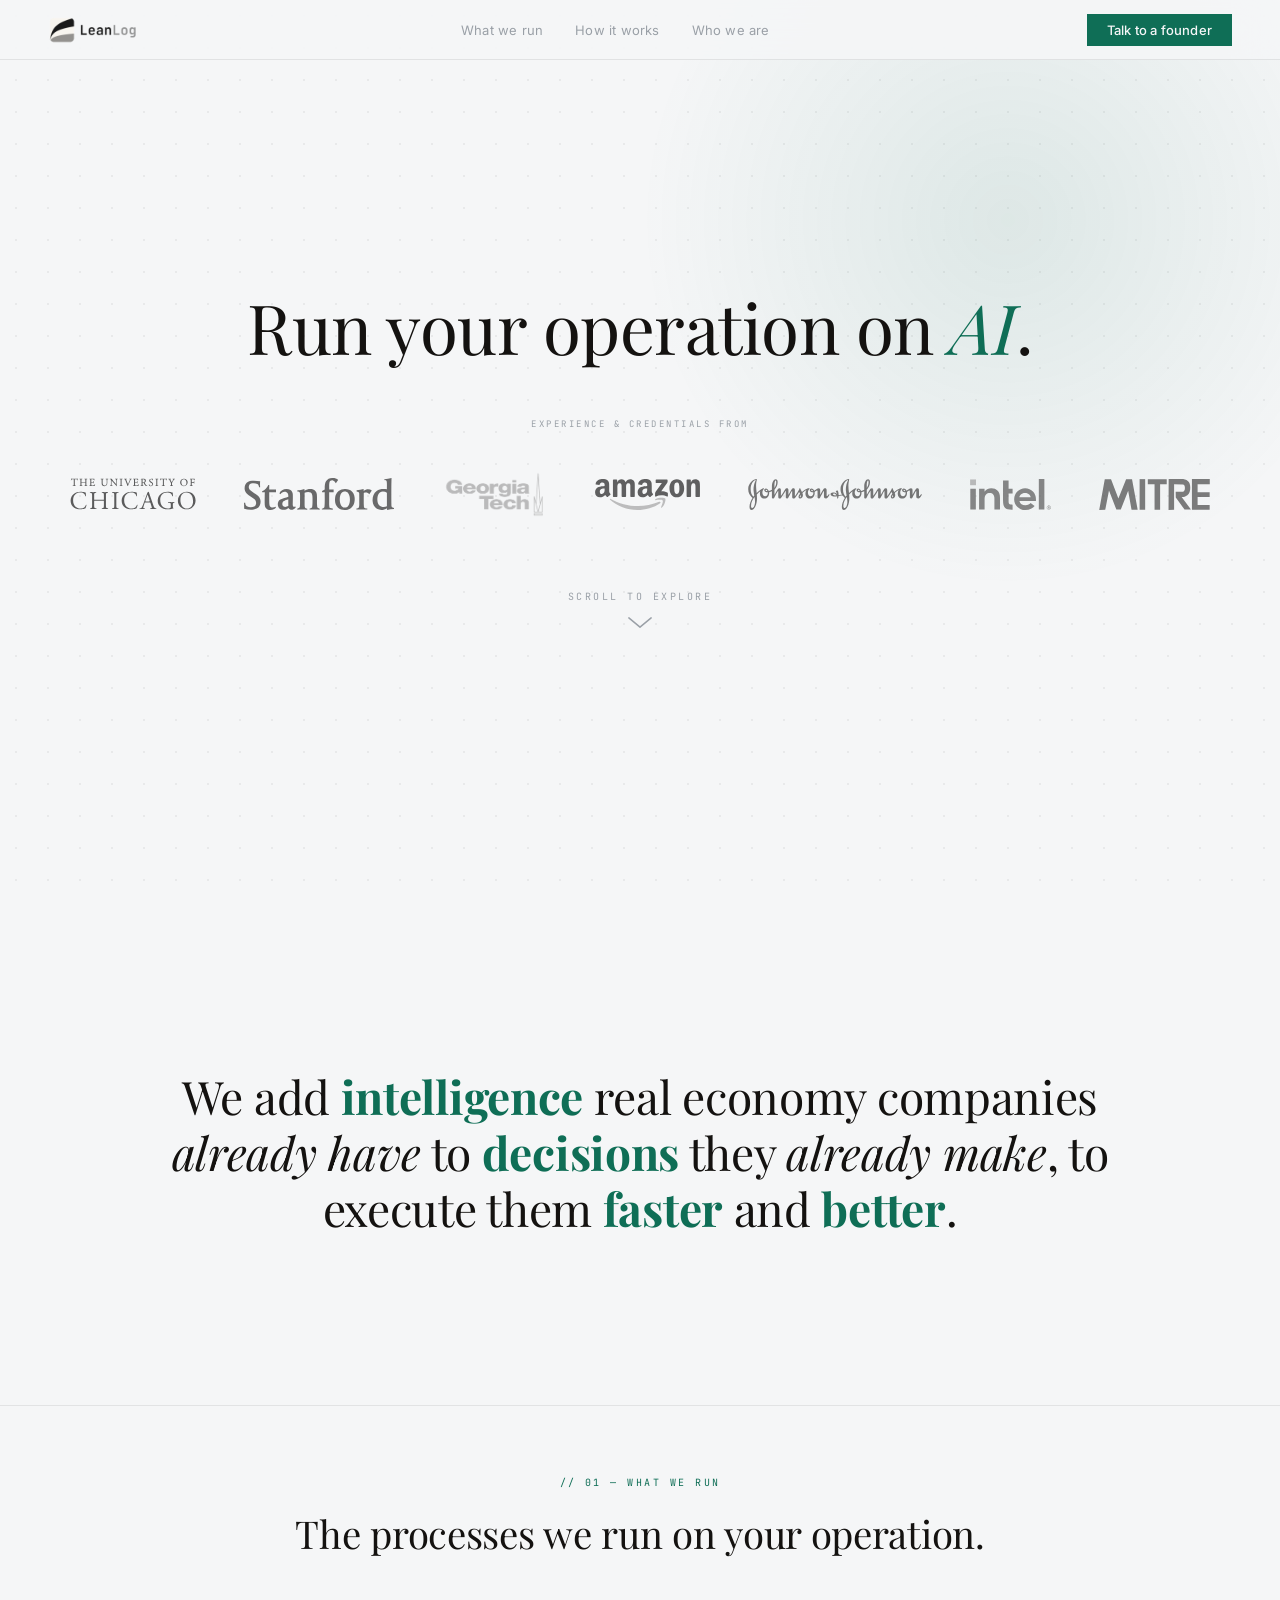
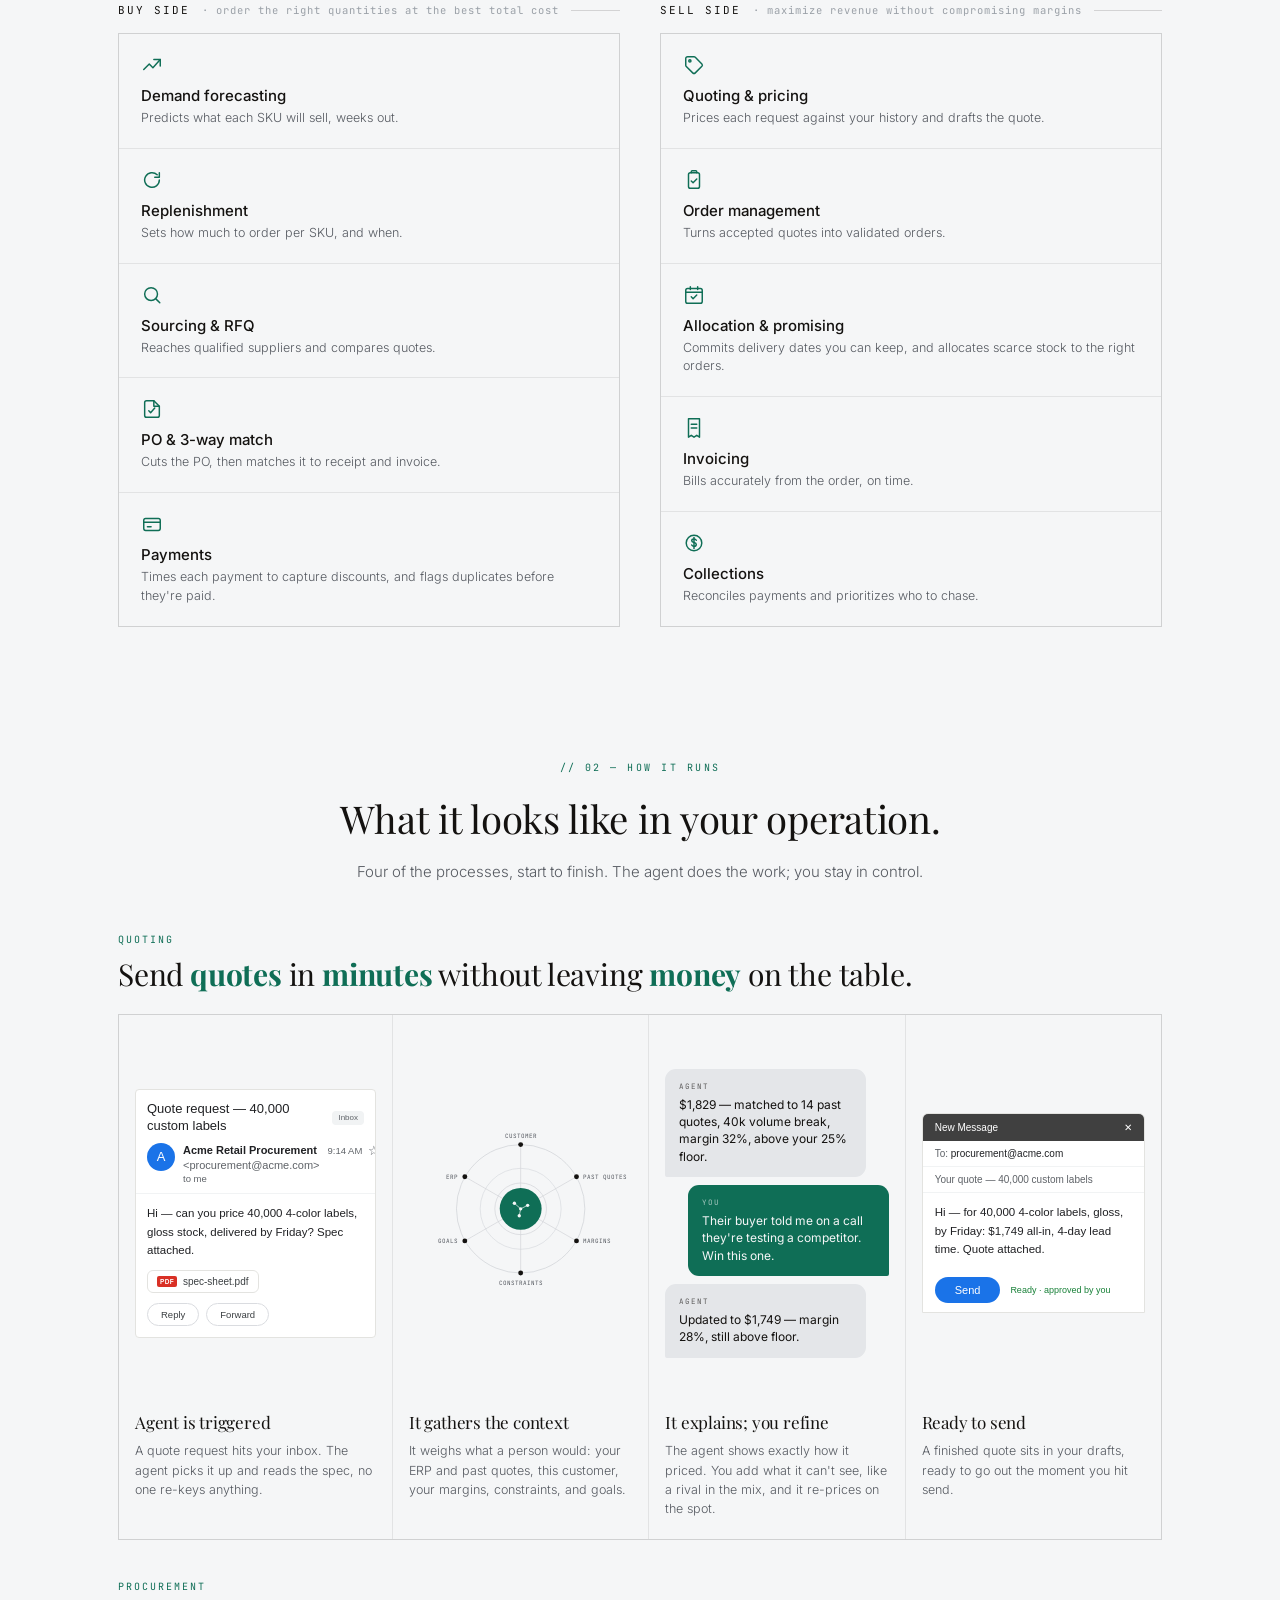
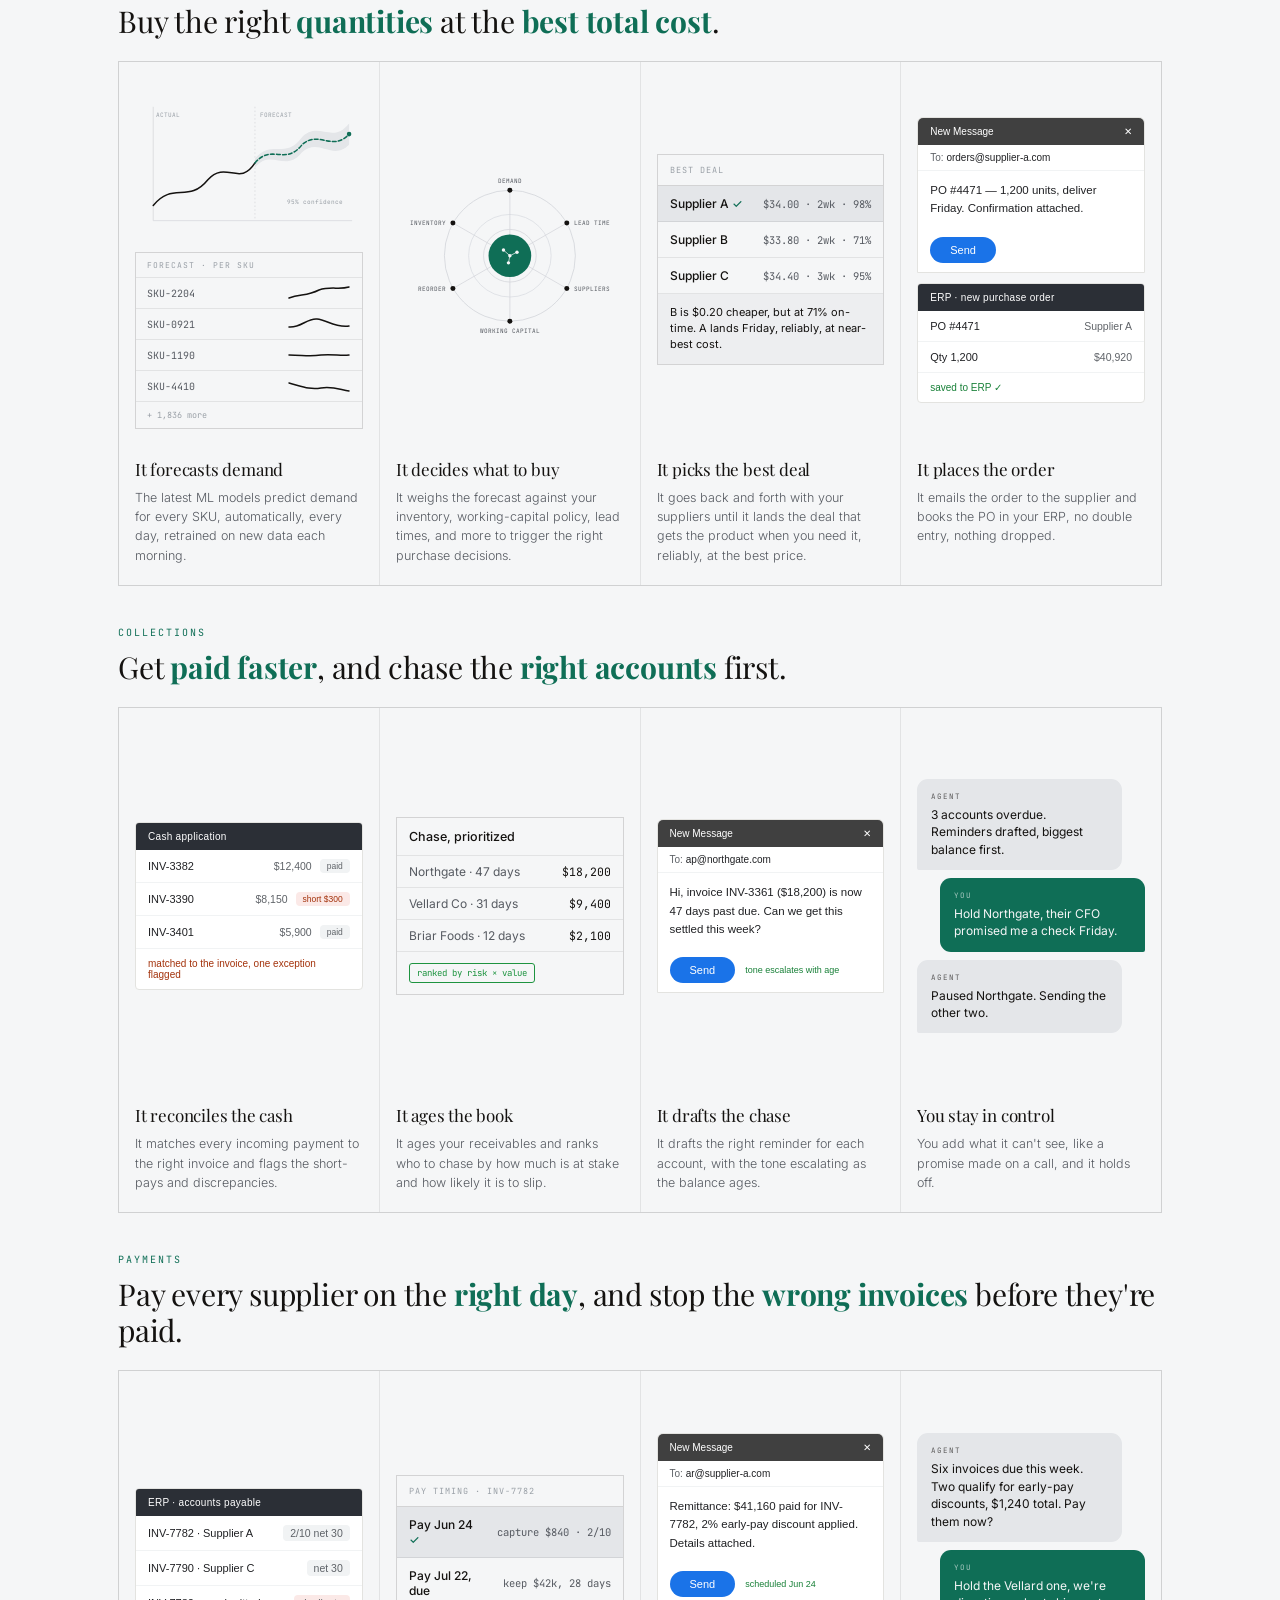
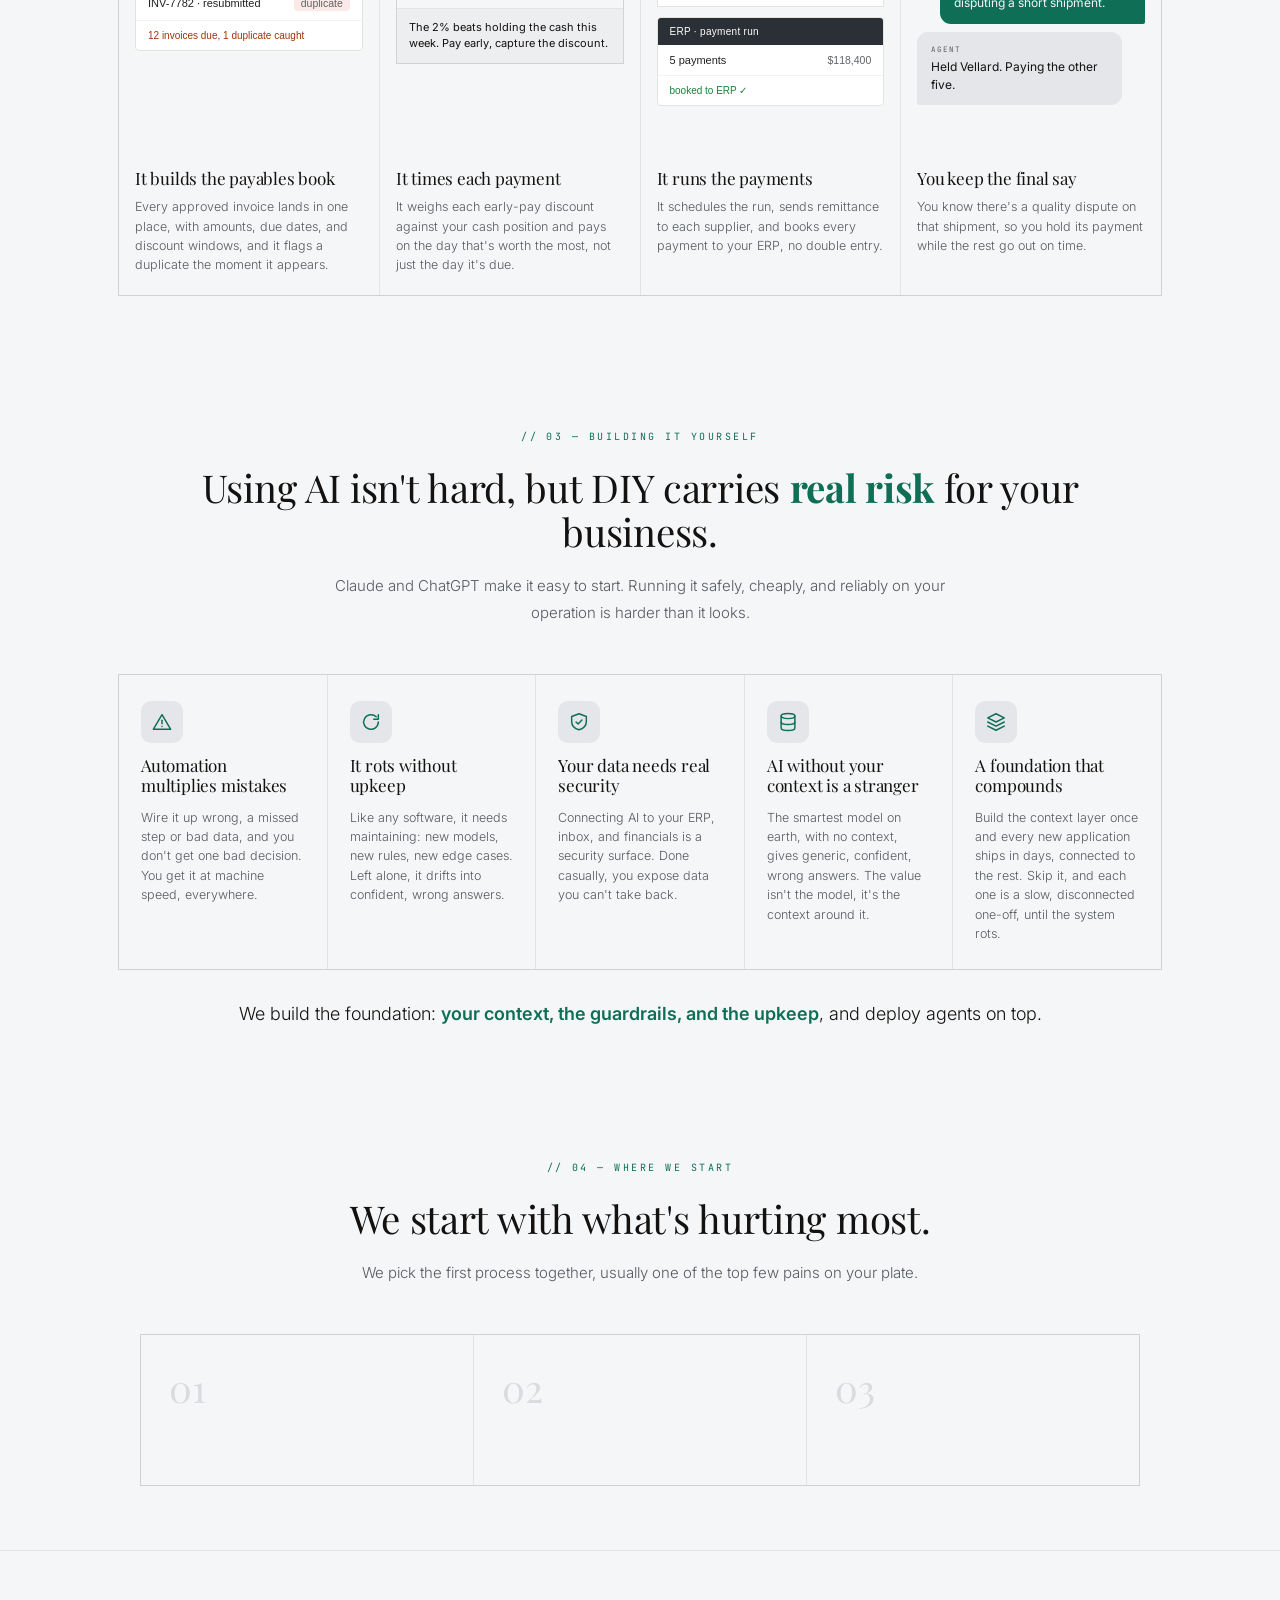
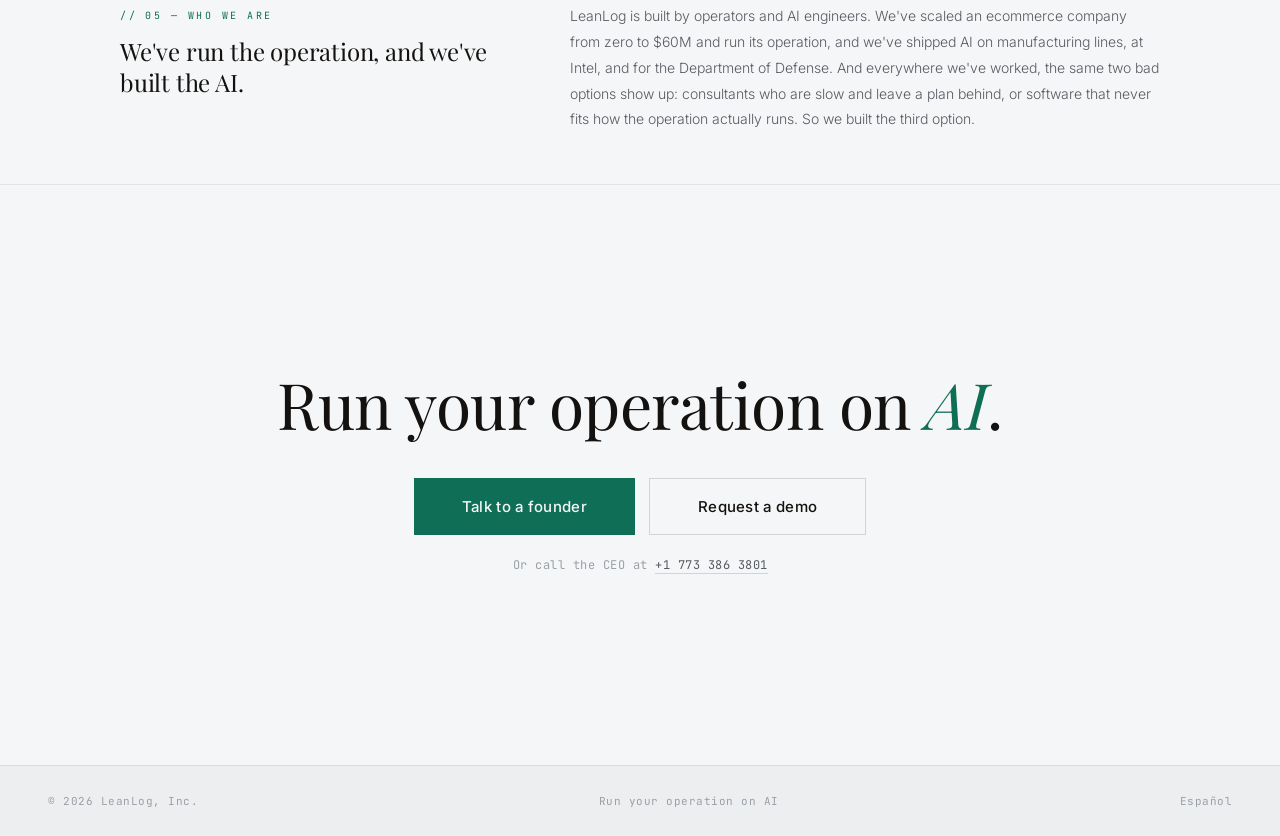
<file: index.html>
<!DOCTYPE html>
<html lang="en">
<head>
<meta charset="UTF-8">
<meta name="viewport" content="width=device-width, initial-scale=1.0">
<link rel="icon" type="image/x-icon" href="/favicon.ico">
<link rel="shortcut icon" href="/favicon.ico">
<link rel="apple-touch-icon" href="/favicon.ico">
<title>LeanLog — Run your operation on AI</title>
<meta name="description" content="Consultants are slow and the software you buy never fits. LeanLog is the third option: a dedicated team that learns your operation and builds a working system around how you actually run, proven on your data before you commit.">
<link rel="alternate" hreflang="en" href="https://leanlog.ai/">
<link rel="alternate" hreflang="es" href="https://leanlog.ai/es/">
<link rel="alternate" hreflang="x-default" href="https://leanlog.ai/">
<link href="https://fonts.googleapis.com/css2?family=Inter:wght@300;400;500;600&family=Playfair+Display:ital,wght@0,400;0,700;1,400;1,700&family=JetBrains+Mono:wght@400;500&display=swap" rel="stylesheet">
<link rel="stylesheet" href="/styles.css">
</head>
<body>

<!-- ── Navigation ── -->
<nav class="nav">
  <a href="/" class="nav-logo"><img src="leanlog-final-light 2.png" alt="LeanLog"></a>
  <div class="nav-center">
    <a href="/#processes">What we run</a>
    <a href="/#cases">How it works</a>
    <a href="/#who">Who we are</a>
  </div>
  <div class="nav-right">
    <a class="btn-primary" href="mailto:rodrigo@leanlog.ai">Talk to a founder</a>
  </div>
</nav>

<!-- ── Hero ── -->
<section class="hero">
  <div class="hero-glow"></div>
  <div class="hero-inner">
    <h1>Run your operation on <em>AI</em>.</h1>

    <!-- Credentials -->
    <div class="hero-creds">
      <div class="cred-label">Experience &amp; credentials from</div>
      <div class="org-logos">
        <div class="org-logo"><img src="assets/logos/uchicago.svg" alt="The University of Chicago"></div>
        <div class="org-logo"><img src="assets/logos/stanford.svg" alt="Stanford University"></div>
        <div class="org-logo"><img src="assets/logos/gatech.png" alt="Georgia Tech"></div>
        <div class="org-logo"><img src="assets/logos/amazon.svg" alt="Amazon"></div>
        <div class="org-logo"><img src="assets/logos/jnj.svg" alt="Johnson &amp; Johnson"></div>
        <div class="org-logo"><img src="assets/logos/intel.svg" alt="Intel"></div>
        <div class="org-logo"><img src="assets/logos/mitre.svg" alt="MITRE Corporation"></div>
      </div>
    </div>
    <button class="hero-scroll" onclick="document.getElementById('thesis').scrollIntoView({behavior:'smooth'})">
      <span>Scroll to explore</span>
      <svg class="hero-scroll-arrow" viewBox="0 0 28 16" width="26" height="15" aria-hidden="true"><path d="M2 3 L14 13 L26 3" fill="none" stroke="currentColor" stroke-width="1.6" stroke-linecap="round" stroke-linejoin="round"/></svg>
    </button>
  </div>
</section>

<!-- ── Thesis ── -->
<section id="thesis">
  <div class="container">
    <p class="thesis-line">We add <strong>intelligence</strong> real economy companies <em>already have</em> to <strong>decisions</strong> they <em>already make</em>, to execute them <strong>faster</strong> and <strong>better</strong>.</p>
  </div>
</section>

<!-- ── Processes we run ── -->
<section id="processes">
  <div class="container">
    <div class="section-header center">
      <div class="tag reveal">01 — What we run</div>
      <h2 class="section-title reveal reveal-d1">The processes we run on your operation.</h2>
    </div>
    <div class="proc-cols">
      <div>
        <div class="col-head">Buy side <span>· order the right quantities at the best total cost</span></div>
        <div class="mods stagger">
          <div class="mod"><span class="mod-ico"><svg viewBox="0 0 24 24"><polyline points="3 17 9 11 13 15 21 6"/><polyline points="14 6 21 6 21 13"/></svg></span><div class="mod-name">Demand forecasting</div><div class="mod-desc">Predicts what each SKU will sell, weeks out.</div></div>
          <div class="mod"><span class="mod-ico"><svg viewBox="0 0 24 24"><path d="M20 12a8 8 0 1 1-2.34-5.66"/><polyline points="20 4 20 9 15 9"/></svg></span><div class="mod-name">Replenishment</div><div class="mod-desc">Sets how much to order per SKU, and when.</div></div>
          <div class="mod"><span class="mod-ico"><svg viewBox="0 0 24 24"><circle cx="11" cy="11" r="7"/><line x1="20.5" y1="20.5" x2="16.5" y2="16.5"/></svg></span><div class="mod-name">Sourcing &amp; RFQ</div><div class="mod-desc">Reaches qualified suppliers and compares quotes.</div></div>
          <div class="mod"><span class="mod-ico"><svg viewBox="0 0 24 24"><path d="M14 3H6a2 2 0 0 0-2 2v14a2 2 0 0 0 2 2h12a2 2 0 0 0 2-2V9z"/><polyline points="14 3 14 9 20 9"/><polyline points="8.5 14 10.5 16 15 11"/></svg></span><div class="mod-name">PO &amp; 3-way match</div><div class="mod-desc">Cuts the PO, then matches it to receipt and invoice.</div></div>
          <div class="mod"><span class="mod-ico"><svg viewBox="0 0 24 24"><rect x="3" y="6" width="18" height="13" rx="2"/><line x1="3" y1="10" x2="21" y2="10"/><line x1="7" y1="15" x2="11" y2="15"/></svg></span><div class="mod-name">Payments</div><div class="mod-desc">Times each payment to capture discounts, and flags duplicates before they're paid.</div></div>
        </div>
      </div>
      <div>
        <div class="col-head">Sell side <span>· maximize revenue without compromising margins</span></div>
        <div class="mods stagger">
          <div class="mod"><span class="mod-ico"><svg viewBox="0 0 24 24"><path d="M20.6 13.4l-7.2 7.2a2 2 0 0 1-2.8 0l-7-7a2 2 0 0 1-.6-1.4V5a2 2 0 0 1 2-2h7a2 2 0 0 1 1.4.6l7.2 7.2a2 2 0 0 1 0 2.6z"/><circle cx="7.5" cy="7.5" r="1.2"/></svg></span><div class="mod-name">Quoting &amp; pricing</div><div class="mod-desc">Prices each request against your history and drafts the quote.</div></div>
          <div class="mod"><span class="mod-ico"><svg viewBox="0 0 24 24"><rect x="6" y="4" width="12" height="17" rx="2"/><path d="M9 4V3a1 1 0 0 1 1-1h4a1 1 0 0 1 1 1v1"/><polyline points="9 13 11 15 15 11"/></svg></span><div class="mod-name">Order management</div><div class="mod-desc">Turns accepted quotes into validated orders.</div></div>
          <div class="mod"><span class="mod-ico"><svg viewBox="0 0 24 24"><rect x="3" y="5" width="18" height="16" rx="2"/><line x1="3" y1="9" x2="21" y2="9"/><line x1="8" y1="3" x2="8" y2="6"/><line x1="16" y1="3" x2="16" y2="6"/><polyline points="9 14 11 16 15 12"/></svg></span><div class="mod-name">Allocation &amp; promising</div><div class="mod-desc">Commits delivery dates you can keep, and allocates scarce stock to the right orders.</div></div>
          <div class="mod"><span class="mod-ico"><svg viewBox="0 0 24 24"><path d="M6 2h12v20l-3-2-3 2-3-2-3 2z"/><line x1="9" y1="8" x2="15" y2="8"/><line x1="9" y1="12" x2="15" y2="12"/></svg></span><div class="mod-name">Invoicing</div><div class="mod-desc">Bills accurately from the order, on time.</div></div>
          <div class="mod"><span class="mod-ico"><svg viewBox="0 0 24 24"><circle cx="12" cy="12" r="8.5"/><path d="M14.5 9c-.4-.8-1.4-1.3-2.5-1.3-1.5 0-2.5.8-2.5 1.9s1 1.5 2.5 1.9 2.5.9 2.5 2-1 2-2.5 2c-1.1 0-2.1-.5-2.5-1.3"/><line x1="12" y1="6" x2="12" y2="18"/></svg></span><div class="mod-name">Collections</div><div class="mod-desc">Reconciles payments and prioritizes who to chase.</div></div>
        </div>
      </div>
    </div>
  </div>
</section>

<!-- ── Case studies ── -->
<section id="cases">
  <div class="container">
    <div class="section-header center">
      <div class="tag reveal">02 — How it runs</div>
      <h2 class="section-title reveal reveal-d1">What it looks like in your operation.</h2>
      <p class="section-desc reveal reveal-d2">Four of the processes, start to finish. The agent does the work; you stay in control.</p>
    </div>

    <!-- Quoting -->
    <div class="cs">
      <div class="cs-eyebrow">Quoting</div>
      <h3 class="cs-title">Send <strong>quotes</strong> in <strong>minutes</strong> without leaving <strong>money</strong> on the table.</h3>
      <div class="story story-4 stagger">
        <div class="story-col">
          <div class="story-img">
            <div class="gmail">
              <div class="gmail-subj">Quote request — 40,000 custom labels<span class="gmail-label">Inbox</span></div>
              <div class="gmail-sender">
                <div class="gmail-av">A</div>
                <div>
                  <div class="gmail-name">Acme Retail Procurement <span>&lt;procurement@acme.com&gt;</span></div>
                  <div class="gmail-to">to me</div>
                </div>
                <div class="gmail-when">9:14 AM <span class="gmail-star">&#9734;</span></div>
              </div>
              <div class="gmail-body">Hi — can you price 40,000 4-color labels, gloss stock, delivered by Friday? Spec attached.</div>
              <div class="gmail-pdf">spec-sheet.pdf</div>
              <div class="gmail-actions"><span class="gmail-btn">Reply</span><span class="gmail-btn">Forward</span></div>
            </div>
          </div>
          <div class="story-h">Agent is triggered</div>
          <div class="story-cap">A quote request hits your inbox. The agent picks it up and reads the spec, no one re-keys anything.</div>
        </div>
        <div class="story-col">
          <div class="story-img">
            <svg class="node-svg" viewBox="0 0 320 248" xmlns="http://www.w3.org/2000/svg">
              <circle cx="160" cy="118" r="58" fill="none" stroke="#d8dbe0" stroke-width="1"/>
              <circle cx="160" cy="118" r="92" fill="none" stroke="#ced1d6" stroke-width="1"/>
              <line x1="160" y1="118" x2="160" y2="26" stroke="#d2d4d9" stroke-width="1"/>
              <line x1="160" y1="118" x2="240" y2="72" stroke="#d2d4d9" stroke-width="1"/>
              <line x1="160" y1="118" x2="240" y2="164" stroke="#d2d4d9" stroke-width="1"/>
              <line x1="160" y1="118" x2="160" y2="210" stroke="#d2d4d9" stroke-width="1"/>
              <line x1="160" y1="118" x2="80" y2="164" stroke="#d2d4d9" stroke-width="1"/>
              <line x1="160" y1="118" x2="80" y2="72" stroke="#d2d4d9" stroke-width="1"/>
              <circle cx="160" cy="26" r="3.5" fill="#141210"/><circle cx="240" cy="72" r="3.5" fill="#141210"/><circle cx="240" cy="164" r="3.5" fill="#141210"/><circle cx="160" cy="210" r="3.5" fill="#141210"/><circle cx="80" cy="164" r="3.5" fill="#141210"/><circle cx="80" cy="72" r="3.5" fill="#141210"/>
              <text x="160" y="16" text-anchor="middle" fill="#565a61" font-family="JetBrains Mono,monospace" font-size="8.5">CUSTOMER</text>
              <text x="250" y="75" text-anchor="start" fill="#565a61" font-family="JetBrains Mono,monospace" font-size="8.5">PAST QUOTES</text>
              <text x="250" y="167" text-anchor="start" fill="#565a61" font-family="JetBrains Mono,monospace" font-size="8.5">MARGINS</text>
              <text x="160" y="227" text-anchor="middle" fill="#565a61" font-family="JetBrains Mono,monospace" font-size="8.5">CONSTRAINTS</text>
              <text x="70" y="167" text-anchor="end" fill="#565a61" font-family="JetBrains Mono,monospace" font-size="8.5">GOALS</text>
              <text x="70" y="75" text-anchor="end" fill="#565a61" font-family="JetBrains Mono,monospace" font-size="8.5">ERP</text>
              <circle cx="160" cy="118" r="37" fill="none" stroke="#d2d4d9" stroke-width="1"/>
              <circle cx="160" cy="118" r="30" fill="#0f6e56"/>
              <line x1="160" y1="118" x2="151" y2="110" stroke="#f5f6f7" stroke-width="1"/><line x1="160" y1="118" x2="170" y2="113" stroke="#f5f6f7" stroke-width="1"/><line x1="160" y1="118" x2="158" y2="128" stroke="#f5f6f7" stroke-width="1"/>
              <circle cx="160" cy="118" r="2.4" fill="#f5f6f7"/><circle cx="151" cy="110" r="2.4" fill="#f5f6f7"/><circle cx="170" cy="113" r="2.4" fill="#f5f6f7"/><circle cx="158" cy="128" r="2.4" fill="#f5f6f7"/>
            </svg>
          </div>
          <div class="story-h">It gathers the context</div>
          <div class="story-cap">It weighs what a person would: your ERP and past quotes, this customer, your margins, constraints, and goals.</div>
        </div>
        <div class="story-col">
          <div class="story-img">
            <div class="chat">
              <div class="chat-msg chat-agent"><div class="chat-who">Agent</div>$1,829 — matched to 14 past quotes, 40k volume break, margin 32%, above your 25% floor.</div>
              <div class="chat-msg chat-you"><div class="chat-who">You</div>Their buyer told me on a call they're testing a competitor. Win this one.</div>
              <div class="chat-msg chat-agent"><div class="chat-who">Agent</div>Updated to $1,749 — margin 28%, still above floor.</div>
            </div>
          </div>
          <div class="story-h">It explains; you refine</div>
          <div class="story-cap">The agent shows exactly how it priced. You add what it can't see, like a rival in the mix, and it re-prices on the spot.</div>
        </div>
        <div class="story-col">
          <div class="story-img">
            <div class="gcompose">
              <div class="gc-bar"><span>New Message</span><span>&#10005;</span></div>
              <div class="gc-field">To: <b>procurement@acme.com</b></div>
              <div class="gc-field">Your quote — 40,000 custom labels</div>
              <div class="gc-body">Hi — for 40,000 4-color labels, gloss, by Friday: $1,749 all-in, 4-day lead time. Quote attached.</div>
              <div class="gc-foot"><span class="gc-send">Send</span><span class="gc-note">Ready · approved by you</span></div>
            </div>
          </div>
          <div class="story-h">Ready to send</div>
          <div class="story-cap">A finished quote sits in your drafts, ready to go out the moment you hit send.</div>
        </div>
      </div>
    </div>

    <!-- Procurement -->
    <div class="cs">
      <div class="cs-eyebrow">Procurement</div>
      <h3 class="cs-title">Buy the right <strong>quantities</strong> at the <strong>best total cost</strong>.</h3>
      <div class="story story-4 stagger">
        <div class="story-col">
          <div class="story-img">
            <div class="story-stack">
              <svg class="node-svg" viewBox="0 0 300 200" style="height:152px" xmlns="http://www.w3.org/2000/svg">
                <line x1="24" y1="22" x2="24" y2="172" stroke="#d6d8dc" stroke-width="1"/>
                <line x1="24" y1="172" x2="286" y2="172" stroke="#d6d8dc" stroke-width="1"/>
                <line x1="158" y1="22" x2="158" y2="172" stroke="#d6d8dc" stroke-width="1" stroke-dasharray="2 3"/>
                <path d="M158,90 C180,64 198,92 220,62 C242,40 260,72 282,44 L282,72 C260,94 242,62 220,82 C198,110 180,76 158,102 Z" fill="#e4e6e9" stroke="none"/>
                <path d="M24,152 C50,120 70,150 96,118 C120,92 138,128 158,96" fill="none" stroke="#141210" stroke-width="2" stroke-linecap="round"/>
                <path d="M158,96 C180,70 198,100 220,72 C242,52 260,82 282,58" fill="none" stroke="#0f6e56" stroke-width="2" stroke-dasharray="5 3" stroke-linecap="round"/>
                <circle cx="282" cy="58" r="3" fill="#0f6e56"/>
                <text x="28" y="36" fill="#9aa0a7" font-family="JetBrains Mono,monospace" font-size="8">ACTUAL</text>
                <text x="164" y="36" fill="#9aa0a7" font-family="JetBrains Mono,monospace" font-size="8">FORECAST</text>
                <text x="200" y="150" fill="#9aa0a7" font-family="JetBrains Mono,monospace" font-size="8">95% confidence</text>
              </svg>
              <div class="sku-panel">
                <div class="sp-title">Forecast · per SKU</div>
                <div class="sku-row"><span class="sku-id">SKU-2204</span><svg class="spark" viewBox="0 0 64 18"><path d="M2,14 C14,10 20,12 32,6 C44,2 52,6 62,3"/></svg></div>
                <div class="sku-row"><span class="sku-id">SKU-0921</span><svg class="spark" viewBox="0 0 64 18"><path d="M2,12 C14,13 20,3 30,4 C40,5 48,13 62,11"/></svg></div>
                <div class="sku-row"><span class="sku-id">SKU-1190</span><svg class="spark" viewBox="0 0 64 18"><path d="M2,9 C16,9 22,11 34,9 C46,8 54,10 62,9"/></svg></div>
                <div class="sku-row"><span class="sku-id">SKU-4410</span><svg class="spark" viewBox="0 0 64 18"><path d="M2,6 C14,9 22,13 34,11 C46,9 54,13 62,14"/></svg></div>
                <div class="sp-foot">+ 1,836 more</div>
              </div>
            </div>
          </div>
          <div class="story-h">It forecasts demand</div>
          <div class="story-cap">The latest ML models predict demand for every SKU, automatically, every day, retrained on new data each morning.</div>
        </div>
        <div class="story-col">
          <div class="story-img">
            <svg class="node-svg" viewBox="0 0 320 248" xmlns="http://www.w3.org/2000/svg">
              <circle cx="160" cy="118" r="58" fill="none" stroke="#d8dbe0" stroke-width="1"/>
              <circle cx="160" cy="118" r="92" fill="none" stroke="#ced1d6" stroke-width="1"/>
              <line x1="160" y1="118" x2="160" y2="26" stroke="#d2d4d9" stroke-width="1"/>
              <line x1="160" y1="118" x2="240" y2="72" stroke="#d2d4d9" stroke-width="1"/>
              <line x1="160" y1="118" x2="240" y2="164" stroke="#d2d4d9" stroke-width="1"/>
              <line x1="160" y1="118" x2="160" y2="210" stroke="#d2d4d9" stroke-width="1"/>
              <line x1="160" y1="118" x2="80" y2="164" stroke="#d2d4d9" stroke-width="1"/>
              <line x1="160" y1="118" x2="80" y2="72" stroke="#d2d4d9" stroke-width="1"/>
              <circle cx="160" cy="26" r="3.5" fill="#141210"/><circle cx="240" cy="72" r="3.5" fill="#141210"/><circle cx="240" cy="164" r="3.5" fill="#141210"/><circle cx="160" cy="210" r="3.5" fill="#141210"/><circle cx="80" cy="164" r="3.5" fill="#141210"/><circle cx="80" cy="72" r="3.5" fill="#141210"/>
              <text x="160" y="16" text-anchor="middle" fill="#565a61" font-family="JetBrains Mono,monospace" font-size="8.5">DEMAND</text>
              <text x="250" y="75" text-anchor="start" fill="#565a61" font-family="JetBrains Mono,monospace" font-size="8.5">LEAD TIME</text>
              <text x="250" y="167" text-anchor="start" fill="#565a61" font-family="JetBrains Mono,monospace" font-size="8.5">SUPPLIERS</text>
              <text x="160" y="227" text-anchor="middle" fill="#565a61" font-family="JetBrains Mono,monospace" font-size="8.5">WORKING CAPITAL</text>
              <text x="70" y="167" text-anchor="end" fill="#565a61" font-family="JetBrains Mono,monospace" font-size="8.5">REORDER</text>
              <text x="70" y="75" text-anchor="end" fill="#565a61" font-family="JetBrains Mono,monospace" font-size="8.5">INVENTORY</text>
              <circle cx="160" cy="118" r="37" fill="none" stroke="#d2d4d9" stroke-width="1"/>
              <circle cx="160" cy="118" r="30" fill="#0f6e56"/>
              <line x1="160" y1="118" x2="151" y2="110" stroke="#f5f6f7" stroke-width="1"/><line x1="160" y1="118" x2="170" y2="113" stroke="#f5f6f7" stroke-width="1"/><line x1="160" y1="118" x2="158" y2="128" stroke="#f5f6f7" stroke-width="1"/>
              <circle cx="160" cy="118" r="2.4" fill="#f5f6f7"/><circle cx="151" cy="110" r="2.4" fill="#f5f6f7"/><circle cx="170" cy="113" r="2.4" fill="#f5f6f7"/><circle cx="158" cy="128" r="2.4" fill="#f5f6f7"/>
            </svg>
          </div>
          <div class="story-h">It decides what to buy</div>
          <div class="story-cap">It weighs the forecast against your inventory, working-capital policy, lead times, and more to trigger the right purchase decisions.</div>
        </div>
        <div class="story-col">
          <div class="story-img">
            <div class="cmp-card">
              <div class="cmp-title">Best deal</div>
              <div class="cmp-row cmp-rec"><b>Supplier A</b><span class="cmp-m">$34.00 · 2wk · 98%</span></div>
              <div class="cmp-row"><b>Supplier B</b><span class="cmp-m">$33.80 · 2wk · 71%</span></div>
              <div class="cmp-row"><b>Supplier C</b><span class="cmp-m">$34.40 · 3wk · 95%</span></div>
              <div class="cmp-note">B is $0.20 cheaper, but at 71% on-time. A lands Friday, reliably, at near-best cost.</div>
            </div>
          </div>
          <div class="story-h">It picks the best deal</div>
          <div class="story-cap">It goes back and forth with your suppliers until it lands the deal that gets the product when you need it, reliably, at the best price.</div>
        </div>
        <div class="story-col">
          <div class="story-img">
            <div class="story-stack">
              <div class="gcompose">
                <div class="gc-bar"><span>New Message</span><span>&#10005;</span></div>
                <div class="gc-field">To: <b>orders@supplier-a.com</b></div>
                <div class="gc-body">PO #4471 — 1,200 units, deliver Friday. Confirmation attached.</div>
                <div class="gc-foot"><span class="gc-send">Send</span></div>
              </div>
              <div class="erp">
                <div class="erp-bar">ERP · new purchase order</div>
                <div class="erp-row"><span>PO #4471</span><span>Supplier A</span></div>
                <div class="erp-row"><span>Qty 1,200</span><span>$40,920</span></div>
                <div class="erp-foot" style="color:#188038">saved to ERP &#10003;</div>
              </div>
            </div>
          </div>
          <div class="story-h">It places the order</div>
          <div class="story-cap">It emails the order to the supplier and books the PO in your ERP, no double entry, nothing dropped.</div>
        </div>
      </div>
    </div>

    <!-- Collections -->
    <div class="cs">
      <div class="cs-eyebrow">Collections</div>
      <h3 class="cs-title">Get <strong>paid faster</strong>, and chase the <strong>right accounts</strong> first.</h3>
      <div class="story story-4 stagger">
        <div class="story-col">
          <div class="story-img">
            <div class="erp">
              <div class="erp-bar">Cash application</div>
              <div class="erp-row"><span>INV-3382</span><span>$12,400</span><span class="erp-ok">paid</span></div>
              <div class="erp-row"><span>INV-3390</span><span>$8,150</span><span class="erp-flag">short $300</span></div>
              <div class="erp-row"><span>INV-3401</span><span>$5,900</span><span class="erp-ok">paid</span></div>
              <div class="erp-foot">matched to the invoice, one exception flagged</div>
            </div>
          </div>
          <div class="story-h">It reconciles the cash</div>
          <div class="story-cap">It matches every incoming payment to the right invoice and flags the short-pays and discrepancies.</div>
        </div>
        <div class="story-col">
          <div class="story-img">
            <div class="po-card">
              <div class="po-head">Chase, prioritized</div>
              <div class="po-line"><span>Northgate · 47 days</span><span>$18,200</span></div>
              <div class="po-line"><span>Vellard Co · 31 days</span><span>$9,400</span></div>
              <div class="po-line"><span>Briar Foods · 12 days</span><span>$2,100</span></div>
              <div class="po-match"><span class="po-ok">ranked by risk &times; value</span></div>
            </div>
          </div>
          <div class="story-h">It ages the book</div>
          <div class="story-cap">It ages your receivables and ranks who to chase by how much is at stake and how likely it is to slip.</div>
        </div>
        <div class="story-col">
          <div class="story-img">
            <div class="gcompose">
              <div class="gc-bar"><span>New Message</span><span>&#10005;</span></div>
              <div class="gc-field">To: <b>ap@northgate.com</b></div>
              <div class="gc-body">Hi, invoice INV-3361 ($18,200) is now 47 days past due. Can we get this settled this week?</div>
              <div class="gc-foot"><span class="gc-send">Send</span><span class="gc-note">tone escalates with age</span></div>
            </div>
          </div>
          <div class="story-h">It drafts the chase</div>
          <div class="story-cap">It drafts the right reminder for each account, with the tone escalating as the balance ages.</div>
        </div>
        <div class="story-col">
          <div class="story-img">
            <div class="chat">
              <div class="chat-msg chat-agent"><div class="chat-who">Agent</div>3 accounts overdue. Reminders drafted, biggest balance first.</div>
              <div class="chat-msg chat-you"><div class="chat-who">You</div>Hold Northgate, their CFO promised me a check Friday.</div>
              <div class="chat-msg chat-agent"><div class="chat-who">Agent</div>Paused Northgate. Sending the other two.</div>
            </div>
          </div>
          <div class="story-h">You stay in control</div>
          <div class="story-cap">You add what it can't see, like a promise made on a call, and it holds off.</div>
        </div>
      </div>
    </div>

    <!-- Payments -->
    <div class="cs">
      <div class="cs-eyebrow">Payments</div>
      <h3 class="cs-title">Pay every supplier on the <strong>right day</strong>, and stop the <strong>wrong invoices</strong> before they're paid.</h3>
      <div class="story story-4 stagger">
        <div class="story-col">
          <div class="story-img">
            <div class="erp">
              <div class="erp-bar">ERP · accounts payable</div>
              <div class="erp-row"><span>INV-7782 · Supplier A</span><span class="erp-ok">2/10 net 30</span></div>
              <div class="erp-row"><span>INV-7790 · Supplier C</span><span class="erp-ok">net 30</span></div>
              <div class="erp-row"><span>INV-7782 · resubmitted</span><span class="erp-flag">duplicate</span></div>
              <div class="erp-foot">12 invoices due, 1 duplicate caught</div>
            </div>
          </div>
          <div class="story-h">It builds the payables book</div>
          <div class="story-cap">Every approved invoice lands in one place, with amounts, due dates, and discount windows, and it flags a duplicate the moment it appears.</div>
        </div>
        <div class="story-col">
          <div class="story-img">
            <div class="cmp-card">
              <div class="cmp-title">Pay timing · INV-7782</div>
              <div class="cmp-row cmp-rec"><b>Pay Jun 24</b><span class="cmp-m">capture $840 · 2/10</span></div>
              <div class="cmp-row"><b>Pay Jul 22, due</b><span class="cmp-m">keep $42k, 28 days</span></div>
              <div class="cmp-note">The 2% beats holding the cash this week. Pay early, capture the discount.</div>
            </div>
          </div>
          <div class="story-h">It times each payment</div>
          <div class="story-cap">It weighs each early-pay discount against your cash position and pays on the day that's worth the most, not just the day it's due.</div>
        </div>
        <div class="story-col">
          <div class="story-img">
            <div class="story-stack">
              <div class="gcompose">
                <div class="gc-bar"><span>New Message</span><span>&#10005;</span></div>
                <div class="gc-field">To: <b>ar@supplier-a.com</b></div>
                <div class="gc-body">Remittance: $41,160 paid for INV-7782, 2% early-pay discount applied. Details attached.</div>
                <div class="gc-foot"><span class="gc-send">Send</span><span class="gc-note">scheduled Jun 24</span></div>
              </div>
              <div class="erp">
                <div class="erp-bar">ERP · payment run</div>
                <div class="erp-row"><span>5 payments</span><span>$118,400</span></div>
                <div class="erp-foot" style="color:#188038">booked to ERP &#10003;</div>
              </div>
            </div>
          </div>
          <div class="story-h">It runs the payments</div>
          <div class="story-cap">It schedules the run, sends remittance to each supplier, and books every payment to your ERP, no double entry.</div>
        </div>
        <div class="story-col">
          <div class="story-img">
            <div class="chat">
              <div class="chat-msg chat-agent"><div class="chat-who">Agent</div>Six invoices due this week. Two qualify for early-pay discounts, $1,240 total. Pay them now?</div>
              <div class="chat-msg chat-you"><div class="chat-who">You</div>Hold the Vellard one, we're disputing a short shipment.</div>
              <div class="chat-msg chat-agent"><div class="chat-who">Agent</div>Held Vellard. Paying the other five.</div>
            </div>
          </div>
          <div class="story-h">You keep the final say</div>
          <div class="story-cap">You know there's a quality dispute on that shipment, so you hold its payment while the rest go out on time.</div>
        </div>
      </div>
    </div>
  </div>
</section>

<!-- ── Why not build it yourself ── -->
<section id="why">
  <div class="container">
    <div class="section-header center">
      <div class="tag reveal">03 — Building it yourself</div>
      <h2 class="section-title reveal reveal-d1">Using AI isn't hard, but DIY carries <strong>real risk</strong> for your business.</h2>
      <p class="section-desc reveal reveal-d2">Claude and ChatGPT make it easy to start. Running it safely, cheaply, and reliably on your operation is harder than it looks.</p>
    </div>
    <div class="why-grid reveal">
      <div class="why-card">
        <div class="why-ico"><svg viewBox="0 0 24 24"><path d="M12 4 L21.5 20 H2.5 Z"/><line x1="12" y1="10" x2="12" y2="14"/><line x1="12" y1="17" x2="12" y2="17"/></svg></div>
        <div class="why-h">Automation multiplies mistakes</div>
        <div class="why-body">Wire it up wrong, a missed step or bad data, and you don't get one bad decision. You get it at machine speed, everywhere.</div>
      </div>
      <div class="why-card">
        <div class="why-ico"><svg viewBox="0 0 24 24"><path d="M20 12a8 8 0 1 1-2.34-5.66"/><polyline points="20 4 20 9 15 9"/></svg></div>
        <div class="why-h">It rots without upkeep</div>
        <div class="why-body">Like any software, it needs maintaining: new models, new rules, new edge cases. Left alone, it drifts into confident, wrong answers.</div>
      </div>
      <div class="why-card">
        <div class="why-ico"><svg viewBox="0 0 24 24"><path d="M12 3l8 3v5.5c0 4.7-3.4 7.8-8 9-4.6-1.2-8-4.3-8-9V6z"/><polyline points="8.8 12 11 14.2 15.2 9.8"/></svg></div>
        <div class="why-h">Your data needs real security</div>
        <div class="why-body">Connecting AI to your ERP, inbox, and financials is a security surface. Done casually, you expose data you can't take back.</div>
      </div>
      <div class="why-card">
        <div class="why-ico"><svg viewBox="0 0 24 24"><ellipse cx="12" cy="5.5" rx="7.5" ry="2.8"/><path d="M4.5 5.5v13c0 1.55 3.36 2.8 7.5 2.8s7.5-1.25 7.5-2.8v-13"/><path d="M4.5 12c0 1.55 3.36 2.8 7.5 2.8s7.5-1.25 7.5-2.8"/></svg></div>
        <div class="why-h">AI without your context is a stranger</div>
        <div class="why-body">The smartest model on earth, with no context, gives generic, confident, wrong answers. The value isn't the model, it's the context around it.</div>
      </div>
      <div class="why-card">
        <div class="why-ico"><svg viewBox="0 0 24 24"><polygon points="12 3 21 7.5 12 12 3 7.5"/><polyline points="3 12 12 16.5 21 12"/><polyline points="3 16.5 12 21 21 16.5"/></svg></div>
        <div class="why-h">A foundation that compounds</div>
        <div class="why-body">Build the context layer once and every new application ships in days, connected to the rest. Skip it, and each one is a slow, disconnected one-off, until the system rots.</div>
      </div>
    </div>
    <p class="why-foot reveal">We build the foundation: <strong>your context, the guardrails, and the upkeep</strong>, and deploy agents on top.</p>
  </div>
</section>

<!-- ── Where we start ── -->
<section id="start">
  <div class="container">
    <div class="section-header center">
      <div class="tag reveal">04 — Where we start</div>
      <h2 class="section-title reveal reveal-d1">We start with what's hurting most.</h2>
      <p class="section-desc reveal reveal-d2">We pick the first process together, usually one of the top few pains on your plate.</p>
    </div>
    <div class="pain-slots reveal reveal-d3">
      <div class="pain-slot"><div class="pain-num">01</div></div>
      <div class="pain-slot"><div class="pain-num">02</div></div>
      <div class="pain-slot"><div class="pain-num">03</div></div>
    </div>
  </div>
</section>

<!-- ── Who we are ── -->
<section id="who">
  <div class="container">
    <div class="who-grid reveal">
      <div class="who-left">
        <div class="tag">05 — Who we are</div>
        <h2 class="who-title">We've run the operation, and we've built the AI.</h2>
      </div>
      <p class="who-prose">LeanLog is built by operators and AI engineers. We've scaled an ecommerce company from zero to $60M and run its operation, and we've shipped AI on manufacturing lines, at Intel, and for the Department of Defense. And everywhere we've worked, the same two bad options show up: consultants who are slow and leave a plan behind, or software that never fits how the operation actually runs. So we built the third option.</p>
    </div>
  </div>
</section>

<!-- ── Bottom CTA ── -->
<section id="cta">
  <div class="cta-inner">
    <h2>Run your operation on <em>AI</em>.</h2>
    <div class="cta-buttons">
      <a class="btn-primary" href="mailto:rodrigo@leanlog.ai">Talk to a founder</a>
      <a class="btn-outline" href="mailto:rodrigo@leanlog.ai?subject=Demo%20request">Request a demo</a>
    </div>
    <p class="cta-phone">Or call the CEO at <a href="tel:+17733863801">+1 773 386 3801</a></p>
  </div>
</section>

<!-- ── Footer ── -->
<footer>
  <span>&copy; 2026 LeanLog, Inc.</span>
  <span>Run your operation on AI</span>
  <a href="/es/" class="footer-lang">Español</a>
</footer>

<script>
if (history.scrollRestoration) history.scrollRestoration = 'manual';
/* ── Scroll reveal ─────────────────────────────────────────────── */
const ro = new IntersectionObserver((entries) => {
  entries.forEach(e => { if (e.isIntersecting) { e.target.classList.add('visible'); ro.unobserve(e.target); } });
}, { threshold: 0.1 });
document.querySelectorAll('.reveal, .stagger').forEach(el => ro.observe(el));
</script>
</body>
</html>
</file>
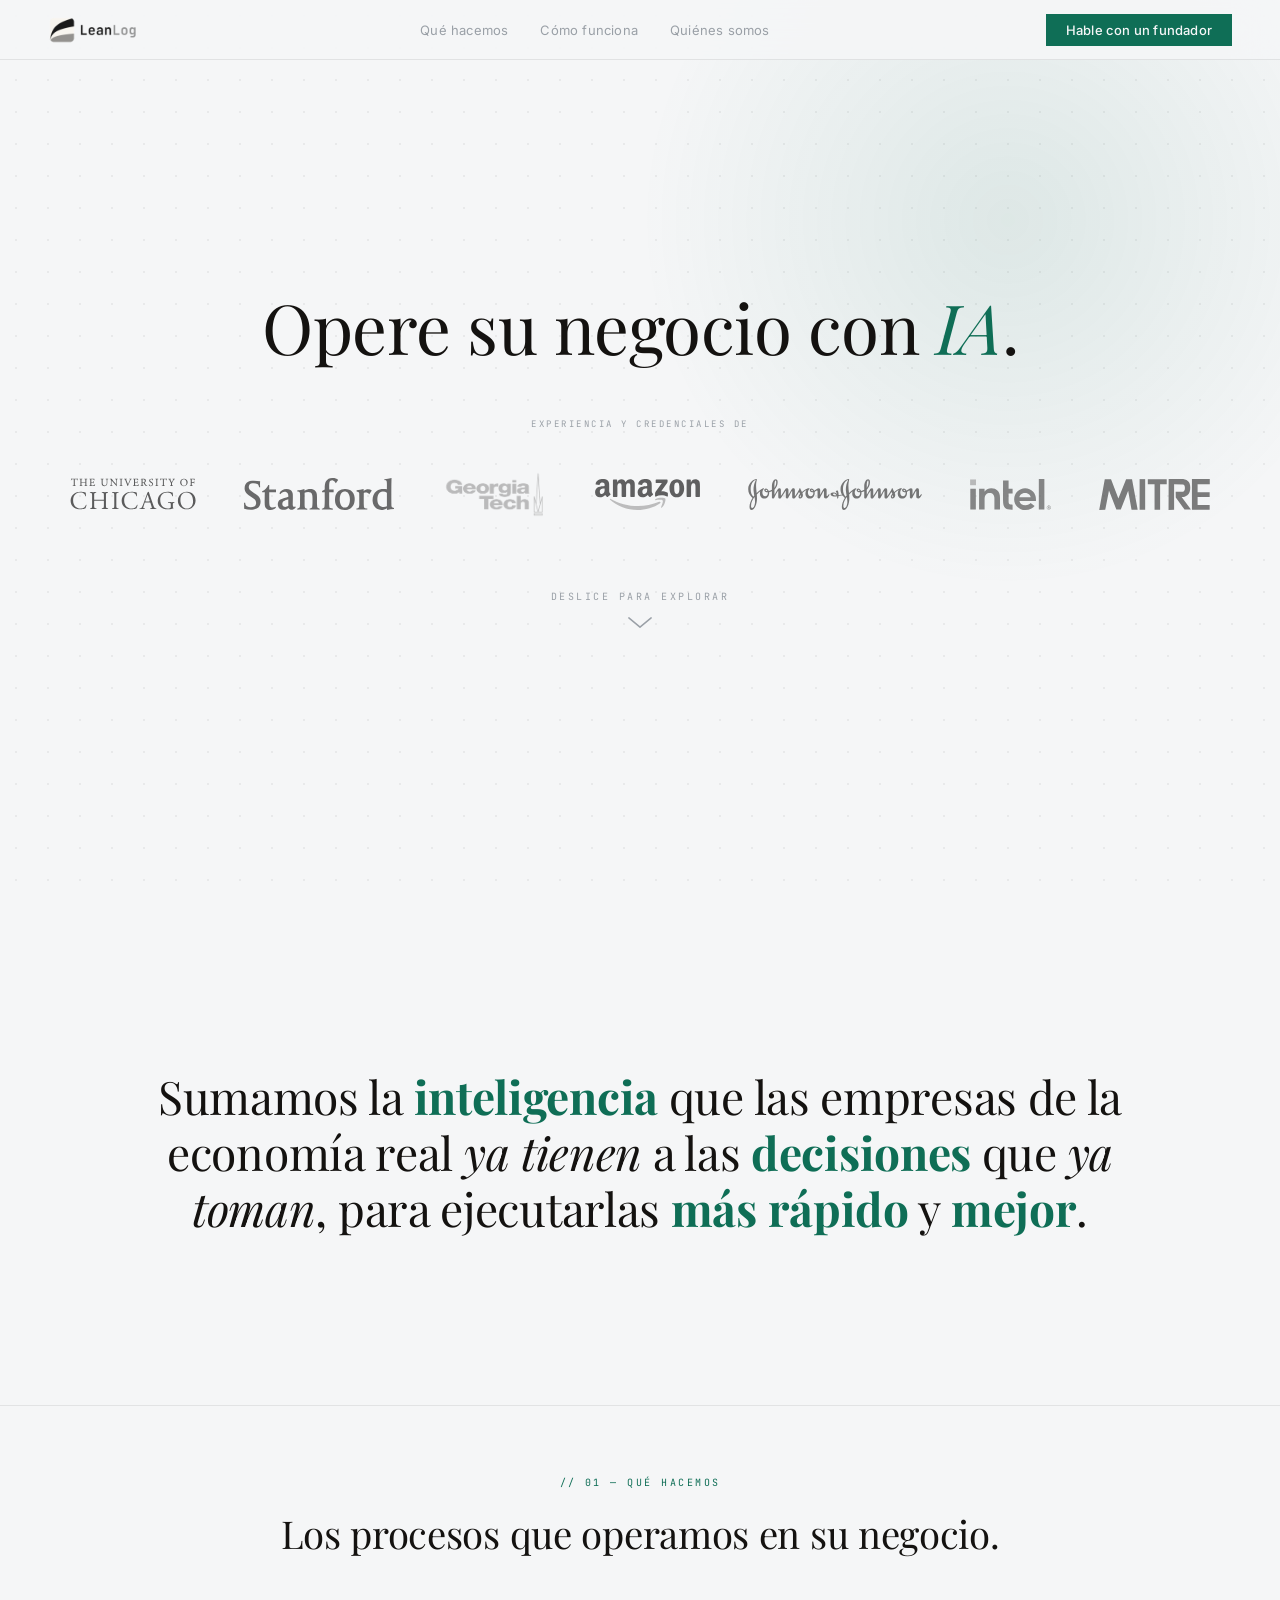
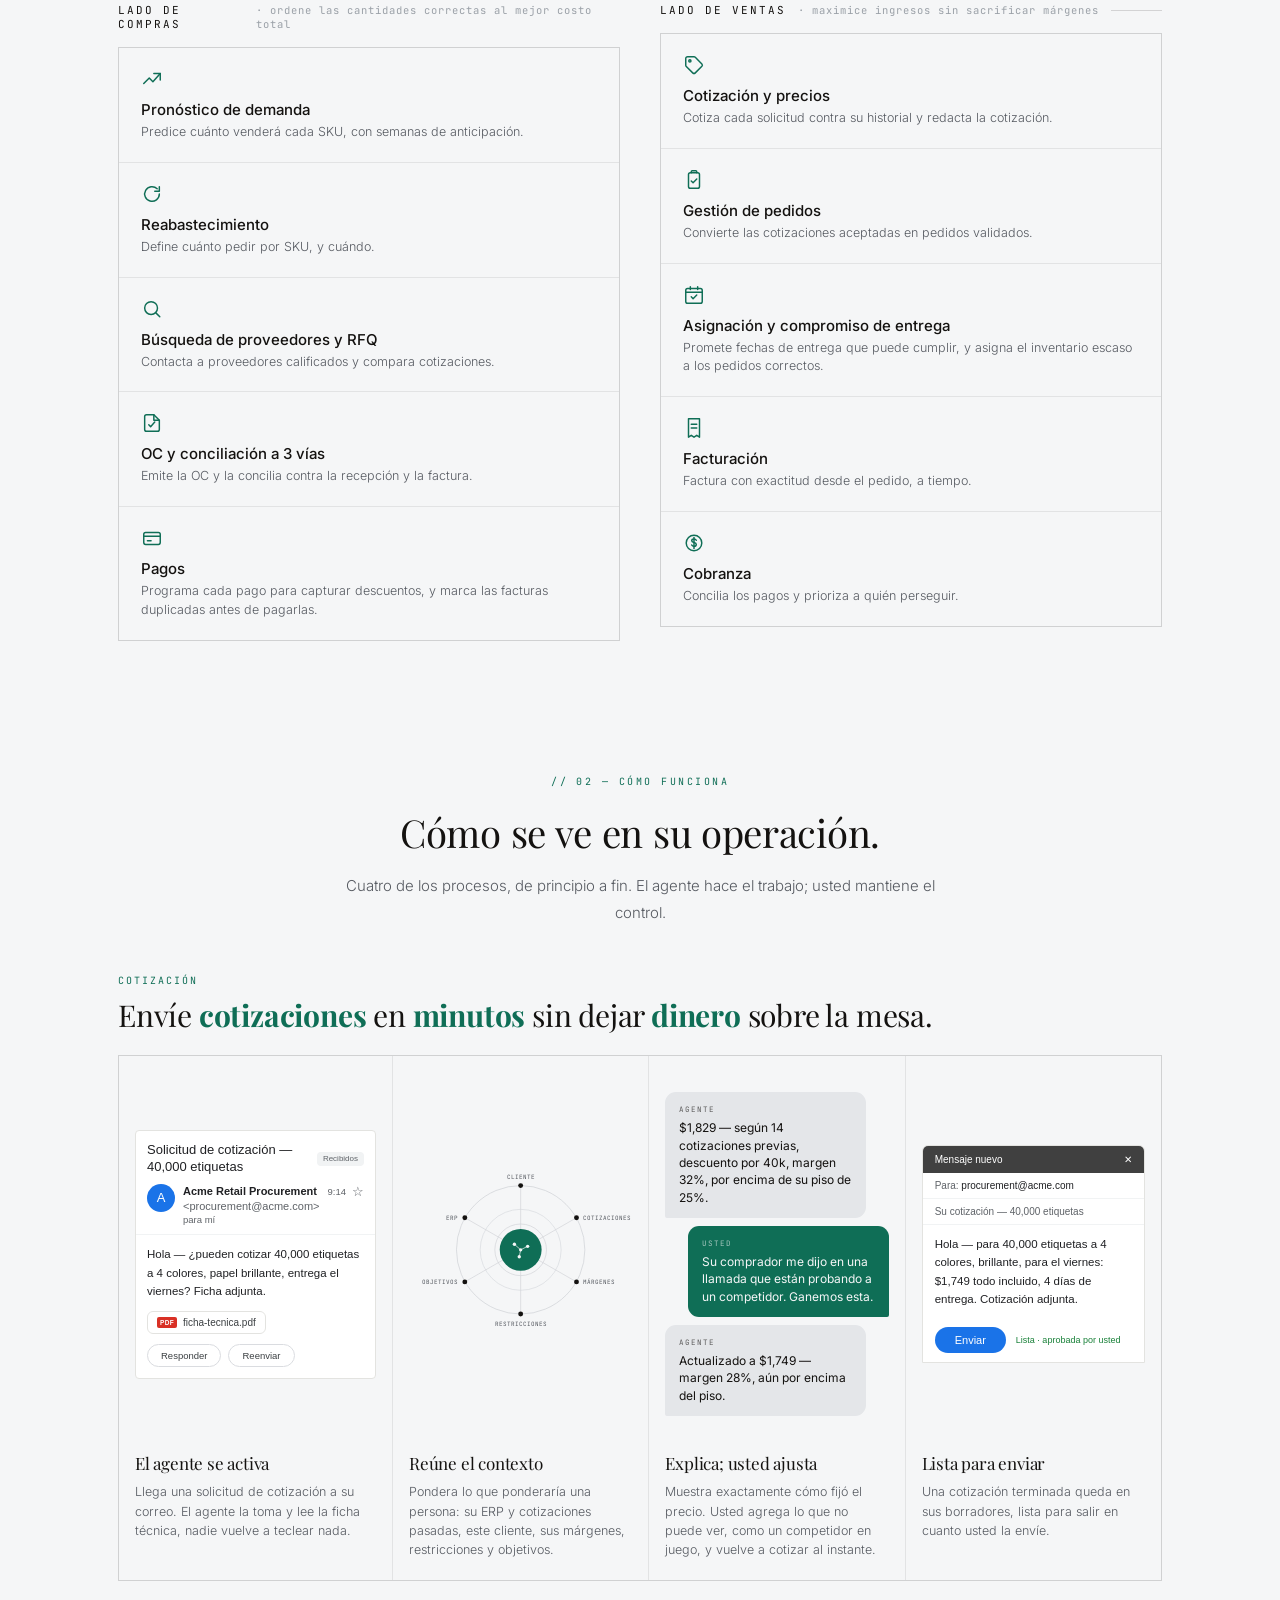
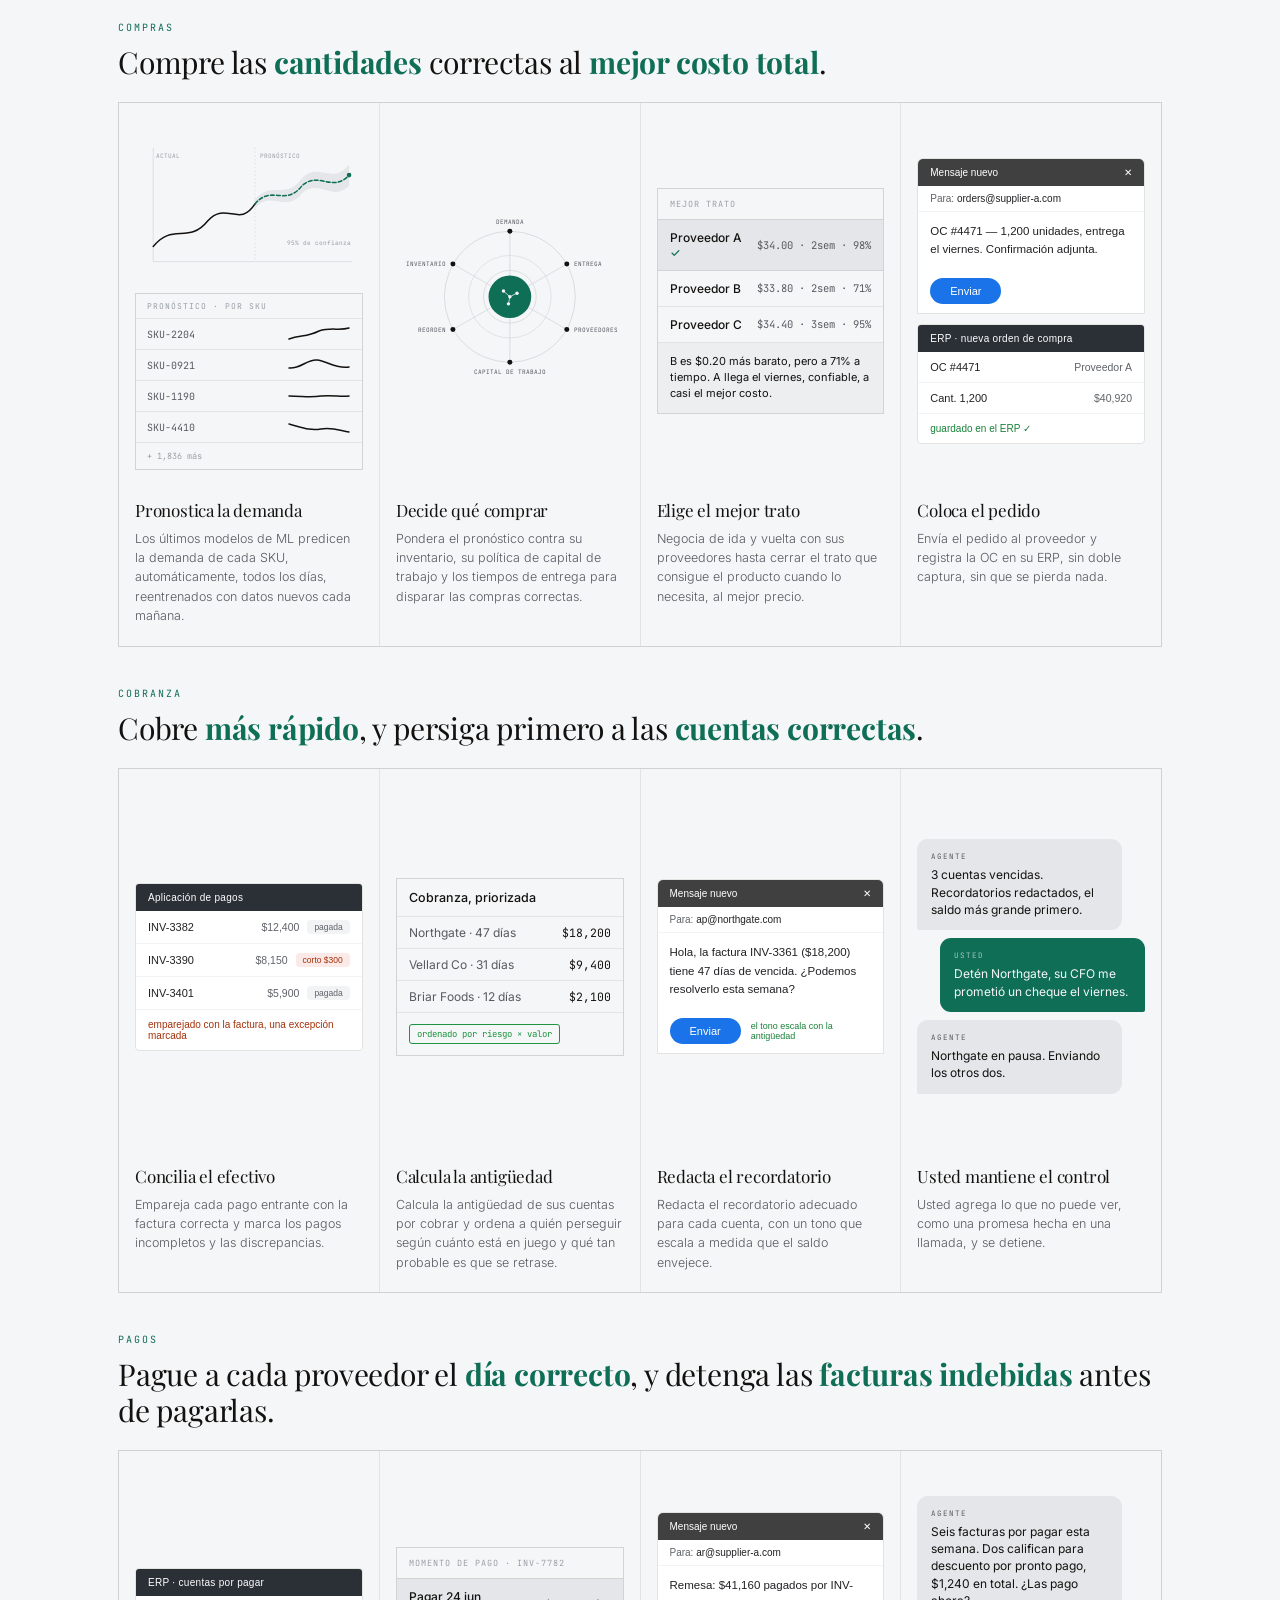
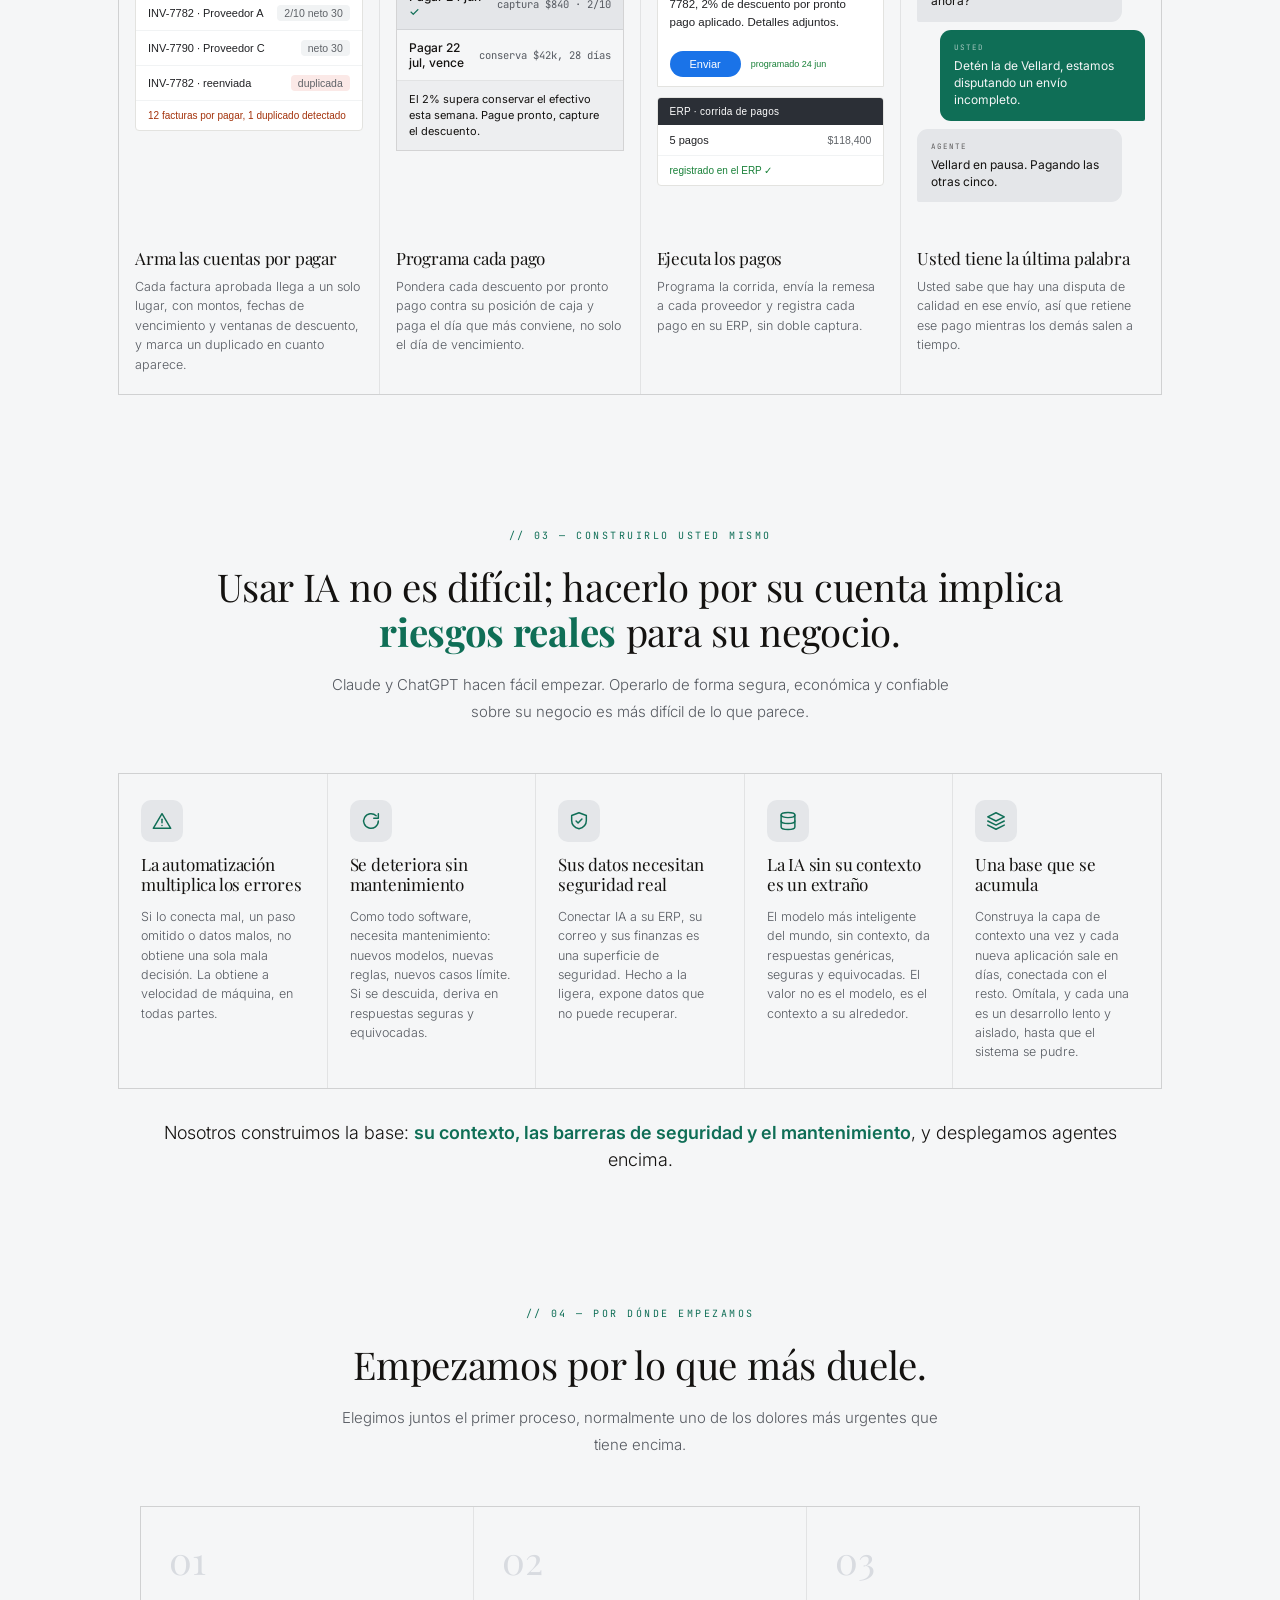
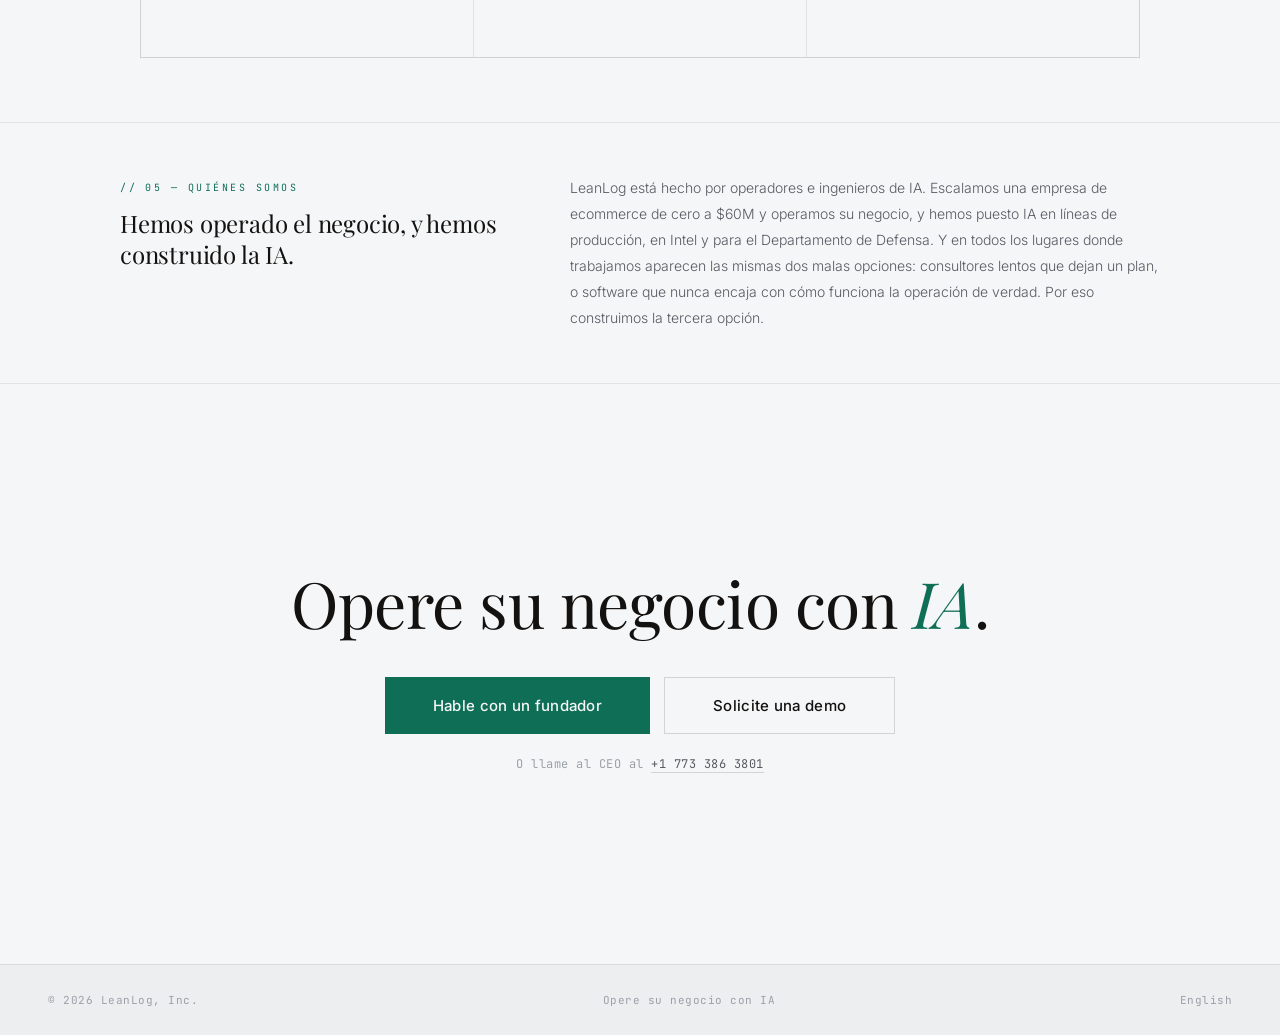
<file: es/index.html>
<!DOCTYPE html>
<html lang="es">
<head>
<meta charset="UTF-8">
<meta name="viewport" content="width=device-width, initial-scale=1.0">
<link rel="icon" type="image/x-icon" href="/favicon.ico">
<link rel="shortcut icon" href="/favicon.ico">
<link rel="apple-touch-icon" href="/favicon.ico">
<title>LeanLog — Opere su negocio con IA</title>
<meta name="description" content="Los consultores son lentos y el software que compra nunca encaja. LeanLog es la tercera opción: un equipo dedicado que aprende su operación y construye un sistema a la medida de cómo trabaja de verdad, probado con sus datos antes de comprometerse.">
<link rel="alternate" hreflang="en" href="https://leanlog.ai/">
<link rel="alternate" hreflang="es" href="https://leanlog.ai/es/">
<link rel="alternate" hreflang="x-default" href="https://leanlog.ai/">
<link href="https://fonts.googleapis.com/css2?family=Inter:wght@300;400;500;600&family=Playfair+Display:ital,wght@0,400;0,700;1,400;1,700&family=JetBrains+Mono:wght@400;500&display=swap" rel="stylesheet">
<link rel="stylesheet" href="/styles.css">
</head>
<body>

<!-- ── Navegación ── -->
<nav class="nav">
  <a href="/es/" class="nav-logo"><img src="/leanlog-final-light 2.png" alt="LeanLog"></a>
  <div class="nav-center">
    <a href="/es/#processes">Qué hacemos</a>
    <a href="/es/#cases">Cómo funciona</a>
    <a href="/es/#who">Quiénes somos</a>
  </div>
  <div class="nav-right">
    <a class="btn-primary" href="mailto:rodrigo@leanlog.ai">Hable con un fundador</a>
  </div>
</nav>

<!-- ── Hero ── -->
<section class="hero">
  <div class="hero-glow"></div>
  <div class="hero-inner">
    <h1>Opere su negocio con <em>IA</em>.</h1>

    <!-- Credenciales -->
    <div class="hero-creds">
      <div class="cred-label">Experiencia y credenciales de</div>
      <div class="org-logos">
        <div class="org-logo"><img src="/assets/logos/uchicago.svg" alt="Universidad de Chicago"></div>
        <div class="org-logo"><img src="/assets/logos/stanford.svg" alt="Stanford University"></div>
        <div class="org-logo"><img src="/assets/logos/gatech.png" alt="Georgia Tech"></div>
        <div class="org-logo"><img src="/assets/logos/amazon.svg" alt="Amazon"></div>
        <div class="org-logo"><img src="/assets/logos/jnj.svg" alt="Johnson &amp; Johnson"></div>
        <div class="org-logo"><img src="/assets/logos/intel.svg" alt="Intel"></div>
        <div class="org-logo"><img src="/assets/logos/mitre.svg" alt="MITRE Corporation"></div>
      </div>
    </div>
    <button class="hero-scroll" onclick="document.getElementById('thesis').scrollIntoView({behavior:'smooth'})">
      <span>Deslice para explorar</span>
      <svg class="hero-scroll-arrow" viewBox="0 0 28 16" width="26" height="15" aria-hidden="true"><path d="M2 3 L14 13 L26 3" fill="none" stroke="currentColor" stroke-width="1.6" stroke-linecap="round" stroke-linejoin="round"/></svg>
    </button>
  </div>
</section>

<!-- ── Tesis ── -->
<section id="thesis">
  <div class="container">
    <p class="thesis-line">Sumamos la <strong>inteligencia</strong> que las empresas de la economía real <em>ya tienen</em> a las <strong>decisiones</strong> que <em>ya toman</em>, para ejecutarlas <strong>más rápido</strong> y <strong>mejor</strong>.</p>
  </div>
</section>

<!-- ── Procesos que operamos ── -->
<section id="processes">
  <div class="container">
    <div class="section-header center">
      <div class="tag reveal">01 — Qué hacemos</div>
      <h2 class="section-title reveal reveal-d1">Los procesos que operamos en su negocio.</h2>
    </div>
    <div class="proc-cols">
      <div>
        <div class="col-head">Lado de compras <span>· ordene las cantidades correctas al mejor costo total</span></div>
        <div class="mods stagger">
          <div class="mod"><span class="mod-ico"><svg viewBox="0 0 24 24"><polyline points="3 17 9 11 13 15 21 6"/><polyline points="14 6 21 6 21 13"/></svg></span><div class="mod-name">Pronóstico de demanda</div><div class="mod-desc">Predice cuánto venderá cada SKU, con semanas de anticipación.</div></div>
          <div class="mod"><span class="mod-ico"><svg viewBox="0 0 24 24"><path d="M20 12a8 8 0 1 1-2.34-5.66"/><polyline points="20 4 20 9 15 9"/></svg></span><div class="mod-name">Reabastecimiento</div><div class="mod-desc">Define cuánto pedir por SKU, y cuándo.</div></div>
          <div class="mod"><span class="mod-ico"><svg viewBox="0 0 24 24"><circle cx="11" cy="11" r="7"/><line x1="20.5" y1="20.5" x2="16.5" y2="16.5"/></svg></span><div class="mod-name">Búsqueda de proveedores y RFQ</div><div class="mod-desc">Contacta a proveedores calificados y compara cotizaciones.</div></div>
          <div class="mod"><span class="mod-ico"><svg viewBox="0 0 24 24"><path d="M14 3H6a2 2 0 0 0-2 2v14a2 2 0 0 0 2 2h12a2 2 0 0 0 2-2V9z"/><polyline points="14 3 14 9 20 9"/><polyline points="8.5 14 10.5 16 15 11"/></svg></span><div class="mod-name">OC y conciliación a 3 vías</div><div class="mod-desc">Emite la OC y la concilia contra la recepción y la factura.</div></div>
          <div class="mod"><span class="mod-ico"><svg viewBox="0 0 24 24"><rect x="3" y="6" width="18" height="13" rx="2"/><line x1="3" y1="10" x2="21" y2="10"/><line x1="7" y1="15" x2="11" y2="15"/></svg></span><div class="mod-name">Pagos</div><div class="mod-desc">Programa cada pago para capturar descuentos, y marca las facturas duplicadas antes de pagarlas.</div></div>
        </div>
      </div>
      <div>
        <div class="col-head">Lado de ventas <span>· maximice ingresos sin sacrificar márgenes</span></div>
        <div class="mods stagger">
          <div class="mod"><span class="mod-ico"><svg viewBox="0 0 24 24"><path d="M20.6 13.4l-7.2 7.2a2 2 0 0 1-2.8 0l-7-7a2 2 0 0 1-.6-1.4V5a2 2 0 0 1 2-2h7a2 2 0 0 1 1.4.6l7.2 7.2a2 2 0 0 1 0 2.6z"/><circle cx="7.5" cy="7.5" r="1.2"/></svg></span><div class="mod-name">Cotización y precios</div><div class="mod-desc">Cotiza cada solicitud contra su historial y redacta la cotización.</div></div>
          <div class="mod"><span class="mod-ico"><svg viewBox="0 0 24 24"><rect x="6" y="4" width="12" height="17" rx="2"/><path d="M9 4V3a1 1 0 0 1 1-1h4a1 1 0 0 1 1 1v1"/><polyline points="9 13 11 15 15 11"/></svg></span><div class="mod-name">Gestión de pedidos</div><div class="mod-desc">Convierte las cotizaciones aceptadas en pedidos validados.</div></div>
          <div class="mod"><span class="mod-ico"><svg viewBox="0 0 24 24"><rect x="3" y="5" width="18" height="16" rx="2"/><line x1="3" y1="9" x2="21" y2="9"/><line x1="8" y1="3" x2="8" y2="6"/><line x1="16" y1="3" x2="16" y2="6"/><polyline points="9 14 11 16 15 12"/></svg></span><div class="mod-name">Asignación y compromiso de entrega</div><div class="mod-desc">Promete fechas de entrega que puede cumplir, y asigna el inventario escaso a los pedidos correctos.</div></div>
          <div class="mod"><span class="mod-ico"><svg viewBox="0 0 24 24"><path d="M6 2h12v20l-3-2-3 2-3-2-3 2z"/><line x1="9" y1="8" x2="15" y2="8"/><line x1="9" y1="12" x2="15" y2="12"/></svg></span><div class="mod-name">Facturación</div><div class="mod-desc">Factura con exactitud desde el pedido, a tiempo.</div></div>
          <div class="mod"><span class="mod-ico"><svg viewBox="0 0 24 24"><circle cx="12" cy="12" r="8.5"/><path d="M14.5 9c-.4-.8-1.4-1.3-2.5-1.3-1.5 0-2.5.8-2.5 1.9s1 1.5 2.5 1.9 2.5.9 2.5 2-1 2-2.5 2c-1.1 0-2.1-.5-2.5-1.3"/><line x1="12" y1="6" x2="12" y2="18"/></svg></span><div class="mod-name">Cobranza</div><div class="mod-desc">Concilia los pagos y prioriza a quién perseguir.</div></div>
        </div>
      </div>
    </div>
  </div>
</section>

<!-- ── Casos ── -->
<section id="cases">
  <div class="container">
    <div class="section-header center">
      <div class="tag reveal">02 — Cómo funciona</div>
      <h2 class="section-title reveal reveal-d1">Cómo se ve en su operación.</h2>
      <p class="section-desc reveal reveal-d2">Cuatro de los procesos, de principio a fin. El agente hace el trabajo; usted mantiene el control.</p>
    </div>

    <!-- Cotización -->
    <div class="cs">
      <div class="cs-eyebrow">Cotización</div>
      <h3 class="cs-title">Envíe <strong>cotizaciones</strong> en <strong>minutos</strong> sin dejar <strong>dinero</strong> sobre la mesa.</h3>
      <div class="story story-4 stagger">
        <div class="story-col">
          <div class="story-img">
            <div class="gmail">
              <div class="gmail-subj">Solicitud de cotización — 40,000 etiquetas<span class="gmail-label">Recibidos</span></div>
              <div class="gmail-sender">
                <div class="gmail-av">A</div>
                <div>
                  <div class="gmail-name">Acme Retail Procurement <span>&lt;procurement@acme.com&gt;</span></div>
                  <div class="gmail-to">para mí</div>
                </div>
                <div class="gmail-when">9:14 <span class="gmail-star">&#9734;</span></div>
              </div>
              <div class="gmail-body">Hola — ¿pueden cotizar 40,000 etiquetas a 4 colores, papel brillante, entrega el viernes? Ficha adjunta.</div>
              <div class="gmail-pdf">ficha-tecnica.pdf</div>
              <div class="gmail-actions"><span class="gmail-btn">Responder</span><span class="gmail-btn">Reenviar</span></div>
            </div>
          </div>
          <div class="story-h">El agente se activa</div>
          <div class="story-cap">Llega una solicitud de cotización a su correo. El agente la toma y lee la ficha técnica, nadie vuelve a teclear nada.</div>
        </div>
        <div class="story-col">
          <div class="story-img">
            <svg class="node-svg" viewBox="0 0 320 248" xmlns="http://www.w3.org/2000/svg">
              <circle cx="160" cy="118" r="58" fill="none" stroke="#d8dbe0" stroke-width="1"/>
              <circle cx="160" cy="118" r="92" fill="none" stroke="#ced1d6" stroke-width="1"/>
              <line x1="160" y1="118" x2="160" y2="26" stroke="#d2d4d9" stroke-width="1"/>
              <line x1="160" y1="118" x2="240" y2="72" stroke="#d2d4d9" stroke-width="1"/>
              <line x1="160" y1="118" x2="240" y2="164" stroke="#d2d4d9" stroke-width="1"/>
              <line x1="160" y1="118" x2="160" y2="210" stroke="#d2d4d9" stroke-width="1"/>
              <line x1="160" y1="118" x2="80" y2="164" stroke="#d2d4d9" stroke-width="1"/>
              <line x1="160" y1="118" x2="80" y2="72" stroke="#d2d4d9" stroke-width="1"/>
              <circle cx="160" cy="26" r="3.5" fill="#141210"/><circle cx="240" cy="72" r="3.5" fill="#141210"/><circle cx="240" cy="164" r="3.5" fill="#141210"/><circle cx="160" cy="210" r="3.5" fill="#141210"/><circle cx="80" cy="164" r="3.5" fill="#141210"/><circle cx="80" cy="72" r="3.5" fill="#141210"/>
              <text x="160" y="16" text-anchor="middle" fill="#565a61" font-family="JetBrains Mono,monospace" font-size="8.5">CLIENTE</text>
              <text x="250" y="75" text-anchor="start" fill="#565a61" font-family="JetBrains Mono,monospace" font-size="8.5">COTIZACIONES</text>
              <text x="250" y="167" text-anchor="start" fill="#565a61" font-family="JetBrains Mono,monospace" font-size="8.5">MÁRGENES</text>
              <text x="160" y="227" text-anchor="middle" fill="#565a61" font-family="JetBrains Mono,monospace" font-size="8.5">RESTRICCIONES</text>
              <text x="70" y="167" text-anchor="end" fill="#565a61" font-family="JetBrains Mono,monospace" font-size="8.5">OBJETIVOS</text>
              <text x="70" y="75" text-anchor="end" fill="#565a61" font-family="JetBrains Mono,monospace" font-size="8.5">ERP</text>
              <circle cx="160" cy="118" r="37" fill="none" stroke="#d2d4d9" stroke-width="1"/>
              <circle cx="160" cy="118" r="30" fill="#0f6e56"/>
              <line x1="160" y1="118" x2="151" y2="110" stroke="#f5f6f7" stroke-width="1"/><line x1="160" y1="118" x2="170" y2="113" stroke="#f5f6f7" stroke-width="1"/><line x1="160" y1="118" x2="158" y2="128" stroke="#f5f6f7" stroke-width="1"/>
              <circle cx="160" cy="118" r="2.4" fill="#f5f6f7"/><circle cx="151" cy="110" r="2.4" fill="#f5f6f7"/><circle cx="170" cy="113" r="2.4" fill="#f5f6f7"/><circle cx="158" cy="128" r="2.4" fill="#f5f6f7"/>
            </svg>
          </div>
          <div class="story-h">Reúne el contexto</div>
          <div class="story-cap">Pondera lo que ponderaría una persona: su ERP y cotizaciones pasadas, este cliente, sus márgenes, restricciones y objetivos.</div>
        </div>
        <div class="story-col">
          <div class="story-img">
            <div class="chat">
              <div class="chat-msg chat-agent"><div class="chat-who">Agente</div>$1,829 — según 14 cotizaciones previas, descuento por 40k, margen 32%, por encima de su piso de 25%.</div>
              <div class="chat-msg chat-you"><div class="chat-who">Usted</div>Su comprador me dijo en una llamada que están probando a un competidor. Ganemos esta.</div>
              <div class="chat-msg chat-agent"><div class="chat-who">Agente</div>Actualizado a $1,749 — margen 28%, aún por encima del piso.</div>
            </div>
          </div>
          <div class="story-h">Explica; usted ajusta</div>
          <div class="story-cap">Muestra exactamente cómo fijó el precio. Usted agrega lo que no puede ver, como un competidor en juego, y vuelve a cotizar al instante.</div>
        </div>
        <div class="story-col">
          <div class="story-img">
            <div class="gcompose">
              <div class="gc-bar"><span>Mensaje nuevo</span><span>&#10005;</span></div>
              <div class="gc-field">Para: <b>procurement@acme.com</b></div>
              <div class="gc-field">Su cotización — 40,000 etiquetas</div>
              <div class="gc-body">Hola — para 40,000 etiquetas a 4 colores, brillante, para el viernes: $1,749 todo incluido, 4 días de entrega. Cotización adjunta.</div>
              <div class="gc-foot"><span class="gc-send">Enviar</span><span class="gc-note">Lista · aprobada por usted</span></div>
            </div>
          </div>
          <div class="story-h">Lista para enviar</div>
          <div class="story-cap">Una cotización terminada queda en sus borradores, lista para salir en cuanto usted la envíe.</div>
        </div>
      </div>
    </div>

    <!-- Compras -->
    <div class="cs">
      <div class="cs-eyebrow">Compras</div>
      <h3 class="cs-title">Compre las <strong>cantidades</strong> correctas al <strong>mejor costo total</strong>.</h3>
      <div class="story story-4 stagger">
        <div class="story-col">
          <div class="story-img">
            <div class="story-stack">
              <svg class="node-svg" viewBox="0 0 300 200" style="height:152px" xmlns="http://www.w3.org/2000/svg">
                <line x1="24" y1="22" x2="24" y2="172" stroke="#d6d8dc" stroke-width="1"/>
                <line x1="24" y1="172" x2="286" y2="172" stroke="#d6d8dc" stroke-width="1"/>
                <line x1="158" y1="22" x2="158" y2="172" stroke="#d6d8dc" stroke-width="1" stroke-dasharray="2 3"/>
                <path d="M158,90 C180,64 198,92 220,62 C242,40 260,72 282,44 L282,72 C260,94 242,62 220,82 C198,110 180,76 158,102 Z" fill="#e4e6e9" stroke="none"/>
                <path d="M24,152 C50,120 70,150 96,118 C120,92 138,128 158,96" fill="none" stroke="#141210" stroke-width="2" stroke-linecap="round"/>
                <path d="M158,96 C180,70 198,100 220,72 C242,52 260,82 282,58" fill="none" stroke="#0f6e56" stroke-width="2" stroke-dasharray="5 3" stroke-linecap="round"/>
                <circle cx="282" cy="58" r="3" fill="#0f6e56"/>
                <text x="28" y="36" fill="#9aa0a7" font-family="JetBrains Mono,monospace" font-size="8">ACTUAL</text>
                <text x="164" y="36" fill="#9aa0a7" font-family="JetBrains Mono,monospace" font-size="8">PRONÓSTICO</text>
                <text x="200" y="150" fill="#9aa0a7" font-family="JetBrains Mono,monospace" font-size="8">95% de confianza</text>
              </svg>
              <div class="sku-panel">
                <div class="sp-title">Pronóstico · por SKU</div>
                <div class="sku-row"><span class="sku-id">SKU-2204</span><svg class="spark" viewBox="0 0 64 18"><path d="M2,14 C14,10 20,12 32,6 C44,2 52,6 62,3"/></svg></div>
                <div class="sku-row"><span class="sku-id">SKU-0921</span><svg class="spark" viewBox="0 0 64 18"><path d="M2,12 C14,13 20,3 30,4 C40,5 48,13 62,11"/></svg></div>
                <div class="sku-row"><span class="sku-id">SKU-1190</span><svg class="spark" viewBox="0 0 64 18"><path d="M2,9 C16,9 22,11 34,9 C46,8 54,10 62,9"/></svg></div>
                <div class="sku-row"><span class="sku-id">SKU-4410</span><svg class="spark" viewBox="0 0 64 18"><path d="M2,6 C14,9 22,13 34,11 C46,9 54,13 62,14"/></svg></div>
                <div class="sp-foot">+ 1,836 más</div>
              </div>
            </div>
          </div>
          <div class="story-h">Pronostica la demanda</div>
          <div class="story-cap">Los últimos modelos de ML predicen la demanda de cada SKU, automáticamente, todos los días, reentrenados con datos nuevos cada mañana.</div>
        </div>
        <div class="story-col">
          <div class="story-img">
            <svg class="node-svg" viewBox="0 0 320 248" xmlns="http://www.w3.org/2000/svg">
              <circle cx="160" cy="118" r="58" fill="none" stroke="#d8dbe0" stroke-width="1"/>
              <circle cx="160" cy="118" r="92" fill="none" stroke="#ced1d6" stroke-width="1"/>
              <line x1="160" y1="118" x2="160" y2="26" stroke="#d2d4d9" stroke-width="1"/>
              <line x1="160" y1="118" x2="240" y2="72" stroke="#d2d4d9" stroke-width="1"/>
              <line x1="160" y1="118" x2="240" y2="164" stroke="#d2d4d9" stroke-width="1"/>
              <line x1="160" y1="118" x2="160" y2="210" stroke="#d2d4d9" stroke-width="1"/>
              <line x1="160" y1="118" x2="80" y2="164" stroke="#d2d4d9" stroke-width="1"/>
              <line x1="160" y1="118" x2="80" y2="72" stroke="#d2d4d9" stroke-width="1"/>
              <circle cx="160" cy="26" r="3.5" fill="#141210"/><circle cx="240" cy="72" r="3.5" fill="#141210"/><circle cx="240" cy="164" r="3.5" fill="#141210"/><circle cx="160" cy="210" r="3.5" fill="#141210"/><circle cx="80" cy="164" r="3.5" fill="#141210"/><circle cx="80" cy="72" r="3.5" fill="#141210"/>
              <text x="160" y="16" text-anchor="middle" fill="#565a61" font-family="JetBrains Mono,monospace" font-size="8.5">DEMANDA</text>
              <text x="250" y="75" text-anchor="start" fill="#565a61" font-family="JetBrains Mono,monospace" font-size="8.5">ENTREGA</text>
              <text x="250" y="167" text-anchor="start" fill="#565a61" font-family="JetBrains Mono,monospace" font-size="8.5">PROVEEDORES</text>
              <text x="160" y="227" text-anchor="middle" fill="#565a61" font-family="JetBrains Mono,monospace" font-size="8.5">CAPITAL DE TRABAJO</text>
              <text x="70" y="167" text-anchor="end" fill="#565a61" font-family="JetBrains Mono,monospace" font-size="8.5">REORDEN</text>
              <text x="70" y="75" text-anchor="end" fill="#565a61" font-family="JetBrains Mono,monospace" font-size="8.5">INVENTARIO</text>
              <circle cx="160" cy="118" r="37" fill="none" stroke="#d2d4d9" stroke-width="1"/>
              <circle cx="160" cy="118" r="30" fill="#0f6e56"/>
              <line x1="160" y1="118" x2="151" y2="110" stroke="#f5f6f7" stroke-width="1"/><line x1="160" y1="118" x2="170" y2="113" stroke="#f5f6f7" stroke-width="1"/><line x1="160" y1="118" x2="158" y2="128" stroke="#f5f6f7" stroke-width="1"/>
              <circle cx="160" cy="118" r="2.4" fill="#f5f6f7"/><circle cx="151" cy="110" r="2.4" fill="#f5f6f7"/><circle cx="170" cy="113" r="2.4" fill="#f5f6f7"/><circle cx="158" cy="128" r="2.4" fill="#f5f6f7"/>
            </svg>
          </div>
          <div class="story-h">Decide qué comprar</div>
          <div class="story-cap">Pondera el pronóstico contra su inventario, su política de capital de trabajo y los tiempos de entrega para disparar las compras correctas.</div>
        </div>
        <div class="story-col">
          <div class="story-img">
            <div class="cmp-card">
              <div class="cmp-title">Mejor trato</div>
              <div class="cmp-row cmp-rec"><b>Proveedor A</b><span class="cmp-m">$34.00 · 2sem · 98%</span></div>
              <div class="cmp-row"><b>Proveedor B</b><span class="cmp-m">$33.80 · 2sem · 71%</span></div>
              <div class="cmp-row"><b>Proveedor C</b><span class="cmp-m">$34.40 · 3sem · 95%</span></div>
              <div class="cmp-note">B es $0.20 más barato, pero a 71% a tiempo. A llega el viernes, confiable, a casi el mejor costo.</div>
            </div>
          </div>
          <div class="story-h">Elige el mejor trato</div>
          <div class="story-cap">Negocia de ida y vuelta con sus proveedores hasta cerrar el trato que consigue el producto cuando lo necesita, al mejor precio.</div>
        </div>
        <div class="story-col">
          <div class="story-img">
            <div class="story-stack">
              <div class="gcompose">
                <div class="gc-bar"><span>Mensaje nuevo</span><span>&#10005;</span></div>
                <div class="gc-field">Para: <b>orders@supplier-a.com</b></div>
                <div class="gc-body">OC #4471 — 1,200 unidades, entrega el viernes. Confirmación adjunta.</div>
                <div class="gc-foot"><span class="gc-send">Enviar</span></div>
              </div>
              <div class="erp">
                <div class="erp-bar">ERP · nueva orden de compra</div>
                <div class="erp-row"><span>OC #4471</span><span>Proveedor A</span></div>
                <div class="erp-row"><span>Cant. 1,200</span><span>$40,920</span></div>
                <div class="erp-foot" style="color:#188038">guardado en el ERP &#10003;</div>
              </div>
            </div>
          </div>
          <div class="story-h">Coloca el pedido</div>
          <div class="story-cap">Envía el pedido al proveedor y registra la OC en su ERP, sin doble captura, sin que se pierda nada.</div>
        </div>
      </div>
    </div>

    <!-- Cobranza -->
    <div class="cs">
      <div class="cs-eyebrow">Cobranza</div>
      <h3 class="cs-title">Cobre <strong>más rápido</strong>, y persiga primero a las <strong>cuentas correctas</strong>.</h3>
      <div class="story story-4 stagger">
        <div class="story-col">
          <div class="story-img">
            <div class="erp">
              <div class="erp-bar">Aplicación de pagos</div>
              <div class="erp-row"><span>INV-3382</span><span>$12,400</span><span class="erp-ok">pagada</span></div>
              <div class="erp-row"><span>INV-3390</span><span>$8,150</span><span class="erp-flag">corto $300</span></div>
              <div class="erp-row"><span>INV-3401</span><span>$5,900</span><span class="erp-ok">pagada</span></div>
              <div class="erp-foot">emparejado con la factura, una excepción marcada</div>
            </div>
          </div>
          <div class="story-h">Concilia el efectivo</div>
          <div class="story-cap">Empareja cada pago entrante con la factura correcta y marca los pagos incompletos y las discrepancias.</div>
        </div>
        <div class="story-col">
          <div class="story-img">
            <div class="po-card">
              <div class="po-head">Cobranza, priorizada</div>
              <div class="po-line"><span>Northgate · 47 días</span><span>$18,200</span></div>
              <div class="po-line"><span>Vellard Co · 31 días</span><span>$9,400</span></div>
              <div class="po-line"><span>Briar Foods · 12 días</span><span>$2,100</span></div>
              <div class="po-match"><span class="po-ok">ordenado por riesgo &times; valor</span></div>
            </div>
          </div>
          <div class="story-h">Calcula la antigüedad</div>
          <div class="story-cap">Calcula la antigüedad de sus cuentas por cobrar y ordena a quién perseguir según cuánto está en juego y qué tan probable es que se retrase.</div>
        </div>
        <div class="story-col">
          <div class="story-img">
            <div class="gcompose">
              <div class="gc-bar"><span>Mensaje nuevo</span><span>&#10005;</span></div>
              <div class="gc-field">Para: <b>ap@northgate.com</b></div>
              <div class="gc-body">Hola, la factura INV-3361 ($18,200) tiene 47 días de vencida. ¿Podemos resolverlo esta semana?</div>
              <div class="gc-foot"><span class="gc-send">Enviar</span><span class="gc-note">el tono escala con la antigüedad</span></div>
            </div>
          </div>
          <div class="story-h">Redacta el recordatorio</div>
          <div class="story-cap">Redacta el recordatorio adecuado para cada cuenta, con un tono que escala a medida que el saldo envejece.</div>
        </div>
        <div class="story-col">
          <div class="story-img">
            <div class="chat">
              <div class="chat-msg chat-agent"><div class="chat-who">Agente</div>3 cuentas vencidas. Recordatorios redactados, el saldo más grande primero.</div>
              <div class="chat-msg chat-you"><div class="chat-who">Usted</div>Detén Northgate, su CFO me prometió un cheque el viernes.</div>
              <div class="chat-msg chat-agent"><div class="chat-who">Agente</div>Northgate en pausa. Enviando los otros dos.</div>
            </div>
          </div>
          <div class="story-h">Usted mantiene el control</div>
          <div class="story-cap">Usted agrega lo que no puede ver, como una promesa hecha en una llamada, y se detiene.</div>
        </div>
      </div>
    </div>

    <!-- Pagos -->
    <div class="cs">
      <div class="cs-eyebrow">Pagos</div>
      <h3 class="cs-title">Pague a cada proveedor el <strong>día correcto</strong>, y detenga las <strong>facturas indebidas</strong> antes de pagarlas.</h3>
      <div class="story story-4 stagger">
        <div class="story-col">
          <div class="story-img">
            <div class="erp">
              <div class="erp-bar">ERP · cuentas por pagar</div>
              <div class="erp-row"><span>INV-7782 · Proveedor A</span><span class="erp-ok">2/10 neto 30</span></div>
              <div class="erp-row"><span>INV-7790 · Proveedor C</span><span class="erp-ok">neto 30</span></div>
              <div class="erp-row"><span>INV-7782 · reenviada</span><span class="erp-flag">duplicada</span></div>
              <div class="erp-foot">12 facturas por pagar, 1 duplicado detectado</div>
            </div>
          </div>
          <div class="story-h">Arma las cuentas por pagar</div>
          <div class="story-cap">Cada factura aprobada llega a un solo lugar, con montos, fechas de vencimiento y ventanas de descuento, y marca un duplicado en cuanto aparece.</div>
        </div>
        <div class="story-col">
          <div class="story-img">
            <div class="cmp-card">
              <div class="cmp-title">Momento de pago · INV-7782</div>
              <div class="cmp-row cmp-rec"><b>Pagar 24 jun</b><span class="cmp-m">captura $840 · 2/10</span></div>
              <div class="cmp-row"><b>Pagar 22 jul, vence</b><span class="cmp-m">conserva $42k, 28 días</span></div>
              <div class="cmp-note">El 2% supera conservar el efectivo esta semana. Pague pronto, capture el descuento.</div>
            </div>
          </div>
          <div class="story-h">Programa cada pago</div>
          <div class="story-cap">Pondera cada descuento por pronto pago contra su posición de caja y paga el día que más conviene, no solo el día de vencimiento.</div>
        </div>
        <div class="story-col">
          <div class="story-img">
            <div class="story-stack">
              <div class="gcompose">
                <div class="gc-bar"><span>Mensaje nuevo</span><span>&#10005;</span></div>
                <div class="gc-field">Para: <b>ar@supplier-a.com</b></div>
                <div class="gc-body">Remesa: $41,160 pagados por INV-7782, 2% de descuento por pronto pago aplicado. Detalles adjuntos.</div>
                <div class="gc-foot"><span class="gc-send">Enviar</span><span class="gc-note">programado 24 jun</span></div>
              </div>
              <div class="erp">
                <div class="erp-bar">ERP · corrida de pagos</div>
                <div class="erp-row"><span>5 pagos</span><span>$118,400</span></div>
                <div class="erp-foot" style="color:#188038">registrado en el ERP &#10003;</div>
              </div>
            </div>
          </div>
          <div class="story-h">Ejecuta los pagos</div>
          <div class="story-cap">Programa la corrida, envía la remesa a cada proveedor y registra cada pago en su ERP, sin doble captura.</div>
        </div>
        <div class="story-col">
          <div class="story-img">
            <div class="chat">
              <div class="chat-msg chat-agent"><div class="chat-who">Agente</div>Seis facturas por pagar esta semana. Dos califican para descuento por pronto pago, $1,240 en total. ¿Las pago ahora?</div>
              <div class="chat-msg chat-you"><div class="chat-who">Usted</div>Detén la de Vellard, estamos disputando un envío incompleto.</div>
              <div class="chat-msg chat-agent"><div class="chat-who">Agente</div>Vellard en pausa. Pagando las otras cinco.</div>
            </div>
          </div>
          <div class="story-h">Usted tiene la última palabra</div>
          <div class="story-cap">Usted sabe que hay una disputa de calidad en ese envío, así que retiene ese pago mientras los demás salen a tiempo.</div>
        </div>
      </div>
    </div>
  </div>
</section>

<!-- ── Construirlo usted mismo ── -->
<section id="why">
  <div class="container">
    <div class="section-header center">
      <div class="tag reveal">03 — Construirlo usted mismo</div>
      <h2 class="section-title reveal reveal-d1">Usar IA no es difícil; hacerlo por su cuenta implica <strong>riesgos reales</strong> para su negocio.</h2>
      <p class="section-desc reveal reveal-d2">Claude y ChatGPT hacen fácil empezar. Operarlo de forma segura, económica y confiable sobre su negocio es más difícil de lo que parece.</p>
    </div>
    <div class="why-grid reveal">
      <div class="why-card">
        <div class="why-ico"><svg viewBox="0 0 24 24"><path d="M12 4 L21.5 20 H2.5 Z"/><line x1="12" y1="10" x2="12" y2="14"/><line x1="12" y1="17" x2="12" y2="17"/></svg></div>
        <div class="why-h">La automatización multiplica los errores</div>
        <div class="why-body">Si lo conecta mal, un paso omitido o datos malos, no obtiene una sola mala decisión. La obtiene a velocidad de máquina, en todas partes.</div>
      </div>
      <div class="why-card">
        <div class="why-ico"><svg viewBox="0 0 24 24"><path d="M20 12a8 8 0 1 1-2.34-5.66"/><polyline points="20 4 20 9 15 9"/></svg></div>
        <div class="why-h">Se deteriora sin mantenimiento</div>
        <div class="why-body">Como todo software, necesita mantenimiento: nuevos modelos, nuevas reglas, nuevos casos límite. Si se descuida, deriva en respuestas seguras y equivocadas.</div>
      </div>
      <div class="why-card">
        <div class="why-ico"><svg viewBox="0 0 24 24"><path d="M12 3l8 3v5.5c0 4.7-3.4 7.8-8 9-4.6-1.2-8-4.3-8-9V6z"/><polyline points="8.8 12 11 14.2 15.2 9.8"/></svg></div>
        <div class="why-h">Sus datos necesitan seguridad real</div>
        <div class="why-body">Conectar IA a su ERP, su correo y sus finanzas es una superficie de seguridad. Hecho a la ligera, expone datos que no puede recuperar.</div>
      </div>
      <div class="why-card">
        <div class="why-ico"><svg viewBox="0 0 24 24"><ellipse cx="12" cy="5.5" rx="7.5" ry="2.8"/><path d="M4.5 5.5v13c0 1.55 3.36 2.8 7.5 2.8s7.5-1.25 7.5-2.8v-13"/><path d="M4.5 12c0 1.55 3.36 2.8 7.5 2.8s7.5-1.25 7.5-2.8"/></svg></div>
        <div class="why-h">La IA sin su contexto es un extraño</div>
        <div class="why-body">El modelo más inteligente del mundo, sin contexto, da respuestas genéricas, seguras y equivocadas. El valor no es el modelo, es el contexto a su alrededor.</div>
      </div>
      <div class="why-card">
        <div class="why-ico"><svg viewBox="0 0 24 24"><polygon points="12 3 21 7.5 12 12 3 7.5"/><polyline points="3 12 12 16.5 21 12"/><polyline points="3 16.5 12 21 21 16.5"/></svg></div>
        <div class="why-h">Una base que se acumula</div>
        <div class="why-body">Construya la capa de contexto una vez y cada nueva aplicación sale en días, conectada con el resto. Omítala, y cada una es un desarrollo lento y aislado, hasta que el sistema se pudre.</div>
      </div>
    </div>
    <p class="why-foot reveal">Nosotros construimos la base: <strong>su contexto, las barreras de seguridad y el mantenimiento</strong>, y desplegamos agentes encima.</p>
  </div>
</section>

<!-- ── Por dónde empezamos ── -->
<section id="start">
  <div class="container">
    <div class="section-header center">
      <div class="tag reveal">04 — Por dónde empezamos</div>
      <h2 class="section-title reveal reveal-d1">Empezamos por lo que más duele.</h2>
      <p class="section-desc reveal reveal-d2">Elegimos juntos el primer proceso, normalmente uno de los dolores más urgentes que tiene encima.</p>
    </div>
    <div class="pain-slots reveal reveal-d3">
      <div class="pain-slot"><div class="pain-num">01</div></div>
      <div class="pain-slot"><div class="pain-num">02</div></div>
      <div class="pain-slot"><div class="pain-num">03</div></div>
    </div>
  </div>
</section>

<!-- ── Quiénes somos ── -->
<section id="who">
  <div class="container">
    <div class="who-grid reveal">
      <div class="who-left">
        <div class="tag">05 — Quiénes somos</div>
        <h2 class="who-title">Hemos operado el negocio, y hemos construido la IA.</h2>
      </div>
      <p class="who-prose">LeanLog está hecho por operadores e ingenieros de IA. Escalamos una empresa de ecommerce de cero a $60M y operamos su negocio, y hemos puesto IA en líneas de producción, en Intel y para el Departamento de Defensa. Y en todos los lugares donde trabajamos aparecen las mismas dos malas opciones: consultores lentos que dejan un plan, o software que nunca encaja con cómo funciona la operación de verdad. Por eso construimos la tercera opción.</p>
    </div>
  </div>
</section>

<!-- ── CTA final ── -->
<section id="cta">
  <div class="cta-inner">
    <h2>Opere su negocio con <em>IA</em>.</h2>
    <div class="cta-buttons">
      <a class="btn-primary" href="mailto:rodrigo@leanlog.ai">Hable con un fundador</a>
      <a class="btn-outline" href="mailto:rodrigo@leanlog.ai?subject=Solicitud%20de%20demo">Solicite una demo</a>
    </div>
    <p class="cta-phone">O llame al CEO al <a href="tel:+17733863801">+1 773 386 3801</a></p>
  </div>
</section>

<!-- ── Footer ── -->
<footer>
  <span>&copy; 2026 LeanLog, Inc.</span>
  <span>Opere su negocio con IA</span>
  <a href="/" class="footer-lang">English</a>
</footer>

<script>
if (history.scrollRestoration) history.scrollRestoration = 'manual';
/* ── Scroll reveal ─────────────────────────────────────────────── */
const ro = new IntersectionObserver((entries) => {
  entries.forEach(e => { if (e.isIntersecting) { e.target.classList.add('visible'); ro.unobserve(e.target); } });
}, { threshold: 0.1 });
document.querySelectorAll('.reveal, .stagger').forEach(el => ro.observe(el));
</script>
</body>
</html>
</file>
<file: styles.css>
/* ── Reset & Tokens ────────────────────────────────────────────── */
*{margin:0;padding:0;box-sizing:border-box}
:root{
  --bg:#f5f6f7;
  --bg2:#edeef0;
  --bg3:#e4e6e9;
  --bg4:#d8dbe0;
  --accent:#0f6e56;
  --accent-dim:rgba(15,110,86,.06);
  --accent-glow:rgba(15,110,86,.10);
  --text:#141210;
  --text2:#565a61;
  --text3:#9aa0a7;
  --border:rgba(0,0,0,.08);
  --border2:rgba(0,0,0,.14);
  --serif:'Playfair Display',Georgia,serif;
  --sans:'Inter',system-ui,sans-serif;
  --mono:'JetBrains Mono',monospace;
}
html{scroll-behavior:smooth}
body{font-family:var(--sans);background:var(--bg);color:var(--text);overflow-x:hidden;-webkit-font-smoothing:antialiased}
a{color:inherit;text-decoration:none}
img{display:block;max-width:100%}

/* ── Dot-grid ──────────────────────────────────────────────────── */
body::before{
  content:'';position:fixed;inset:0;z-index:0;pointer-events:none;
  background-image:radial-gradient(rgba(0,0,0,.05) 1px,transparent 1px);
  background-size:32px 32px;
}

/* ── Scrollbar ─────────────────────────────────────────────────── */
::-webkit-scrollbar{width:4px}
::-webkit-scrollbar-track{background:var(--bg)}
::-webkit-scrollbar-thumb{background:var(--text3);border-radius:2px}

/* ── Utility ───────────────────────────────────────────────────── */
.container{max-width:1140px;margin:0 auto;padding:0 48px}
.tag{display:inline-flex;align-items:center;gap:8px;font-family:var(--mono);font-size:10px;letter-spacing:2.5px;text-transform:uppercase;color:var(--accent);margin-bottom:22px}
.tag::before{content:'//'}
.reveal{opacity:0;transform:translateY(40px) scale(.94);transition:opacity .8s cubic-bezier(.16,1,.3,1),transform .8s cubic-bezier(.16,1,.3,1)}
.reveal.visible{opacity:1;transform:translateY(0) scale(1)}
/* Staggered cascade for grid children (case-study columns, DIY cards) */
.stagger>*{opacity:0;transform:translateY(34px) scale(.96);transition:opacity .85s cubic-bezier(.16,1,.3,1),transform .85s cubic-bezier(.16,1,.3,1)}
.stagger.visible>*{opacity:1;transform:translateY(0) scale(1)}
.stagger.visible>*:nth-child(2){transition-delay:.2s}
.stagger.visible>*:nth-child(3){transition-delay:.4s}
.stagger.visible>*:nth-child(4){transition-delay:.6s}
.stagger.visible>*:nth-child(5){transition-delay:.8s}
.stagger.visible>*:nth-child(6){transition-delay:1s}
.stagger.visible>*:nth-child(7){transition-delay:1.2s}
.stagger.visible>*:nth-child(8){transition-delay:1.4s}
.reveal-d1{transition-delay:.08s}
.reveal-d2{transition-delay:.16s}
.reveal-d3{transition-delay:.24s}
.reveal-d4{transition-delay:.32s}

/* ── Navigation ────────────────────────────────────────────────── */
.nav{
  position:fixed;top:0;left:0;right:0;z-index:200;
  padding:0 48px;height:60px;
  display:flex;align-items:center;justify-content:space-between;
  background:rgba(245,246,247,.92);backdrop-filter:blur(20px);
  border-bottom:1px solid var(--border);
}
.nav-logo{display:flex;align-items:center}
.nav-logo img{height:28px;width:auto;display:block}
.nav-center{display:flex;gap:32px}
.nav-center a{font-size:13px;color:var(--text3);letter-spacing:.2px;transition:color .2s}
.nav-center a:hover{color:var(--text2)}
.footer-lang{color:var(--text3);transition:color .2s}
.footer-lang:hover{color:var(--text2)}
.nav-right{display:flex;align-items:center;gap:12px}
.btn-primary{
  font-size:13px;font-weight:500;color:var(--bg);background:var(--accent);
  padding:8px 20px;border:none;cursor:pointer;font-family:var(--sans);
  transition:all .2s;letter-spacing:.2px;
  display:inline-flex;align-items:center;
}
.btn-primary:hover{background:#0c5a47;box-shadow:0 4px 20px rgba(15,110,86,.22)}
.btn-outline{
  font-size:13px;font-weight:500;color:var(--text);background:none;
  padding:8px 20px;border:1px solid var(--border2);cursor:pointer;
  font-family:var(--sans);transition:all .2s;letter-spacing:.2px;
  display:inline-flex;align-items:center;gap:6px;
}
.btn-outline:hover{background:var(--bg2);border-color:var(--text3)}

/* ── Hero ──────────────────────────────────────────────────────── */
.hero{
  min-height:100vh;display:flex;flex-direction:column;
  justify-content:center;padding:120px 48px 100px;
  position:relative;overflow:hidden;
}
.hero-glow{
  position:absolute;top:-20%;right:-10%;width:800px;height:800px;
  background:radial-gradient(circle,var(--accent-glow) 0%,transparent 65%);
  pointer-events:none;
}
.hero-inner{max-width:1140px;margin:0 auto;width:100%}
.hero h1{
  font-family:var(--serif);font-size:clamp(38px,5.4vw,74px);line-height:1.05;
  max-width:1200px;margin-bottom:24px;color:var(--text);white-space:nowrap;text-align:center;
  font-weight:400;letter-spacing:-.5px;
  opacity:0;animation:fadeUp .8s .22s forwards;
}
.hero h1 em{font-style:italic;color:var(--accent)}
@media(max-width:680px){.hero h1{white-space:normal}}
.hero-scroll{
  display:flex;flex-direction:column;align-items:center;gap:12px;
  margin:52px auto 0;background:none;border:none;padding:0;cursor:pointer;
  font-family:var(--mono);font-size:10px;letter-spacing:2.5px;text-transform:uppercase;
  color:var(--text3);transition:color .2s;
  opacity:0;animation:fadeUp .8s .8s forwards;
}
.hero-scroll:hover{color:var(--text2)}
.hero-scroll-arrow{stroke:currentColor;animation:scrollBounce 1.8s ease-in-out infinite}
@keyframes scrollBounce{0%,100%{transform:translateY(0)}50%{transform:translateY(6px)}}

/* ── Hero credentials ──────────────────────────────────────────── */
.hero-creds{
  margin-top:56px;
  opacity:0;animation:fadeUp .8s .68s forwards;
}
.cred-label{
  font-family:var(--mono);font-size:9px;letter-spacing:2.5px;
  text-transform:uppercase;color:var(--text3);margin-bottom:20px;text-align:center;
}
.org-logos{
  display:flex;align-items:center;justify-content:center;flex-wrap:nowrap;gap:48px;
}
.org-logo{
  padding:14px 0;
  display:flex;align-items:center;justify-content:center;
}
.org-logo img{height:32px;width:auto;max-width:100%;object-fit:contain;display:block;opacity:.7;transition:opacity .2s;filter:grayscale(1)}
.org-logo:hover img{opacity:1;filter:grayscale(0)}
/* GT mark stacks Georgia/Tech vertically; bump height for parity */
.org-logo img[alt*="Georgia"]{height:60px}

/* ── Section commons ───────────────────────────────────────────── */
section{padding:64px 0;position:relative;z-index:1}
#thesis,#processes,#cases,#why,#third,#start,#begin,#who{background:var(--bg);scroll-margin-top:70px}
.section-header{margin-bottom:48px}
.section-header.center{text-align:center}
.section-header.center .section-title{margin-left:auto;margin-right:auto;max-width:900px}
.section-header.center .section-desc{margin-left:auto;margin-right:auto}
.section-title{
  font-family:var(--serif);font-size:clamp(22px,3vw,42px);
  line-height:1.16;max-width:880px;color:var(--text);
  font-weight:400;letter-spacing:-.3px;margin-bottom:18px;
}
.section-title em{font-style:italic;color:var(--accent)}
.section-title em.al{color:var(--text)}
.section-title strong{font-weight:700;color:var(--accent)}
.section-desc{font-size:15px;line-height:1.8;color:var(--text2);max-width:620px;font-weight:300}

/* ── Thesis statement ──────────────────────────────────────────── */
#thesis{padding:168px 0;border-bottom:1px solid var(--border)}
.thesis-line{
  font-family:var(--serif);font-size:clamp(26px,3.6vw,48px);line-height:1.22;
  max-width:1040px;margin:0 auto;text-align:center;color:var(--text);
  font-weight:400;letter-spacing:-.3px;
}
.thesis-line strong{font-weight:700;color:var(--accent)}
.thesis-line em{font-style:italic;color:var(--text)}

/* ── Processes grid ────────────────────────────────────────────── */
.proc-cols{display:grid;grid-template-columns:1fr 1fr;gap:40px}
.col-head{
  font-family:var(--mono);font-size:11px;letter-spacing:2px;text-transform:uppercase;
  color:var(--text);margin-bottom:16px;display:flex;align-items:center;gap:12px;
}
.col-head span{color:var(--text3);letter-spacing:1px;text-transform:none;font-size:10.5px}
.col-head::after{content:'';flex:1;height:1px;background:var(--border2)}
.mods{display:grid;grid-template-columns:1fr;gap:1px;background:var(--border);border:1px solid var(--border)}
.mod{background:var(--bg);padding:20px 22px;transition:background .25s}
.mod-ico{display:block;color:var(--accent);margin-bottom:11px;height:22px}
.mod-ico svg{width:22px;height:22px;fill:none;stroke:currentColor;stroke-width:1.6;stroke-linecap:round;stroke-linejoin:round}
.mod:hover{background:var(--bg2)}
.mod-name{font-size:15px;font-weight:500;color:var(--text);line-height:1.2;margin-bottom:4px}
.mod-desc{font-size:12.5px;font-weight:300;color:var(--text2);line-height:1.5}

/* ── Case studies ──────────────────────────────────────────────── */
.cs{max-width:1140px;margin:0 auto}
.cs + .cs{margin-top:40px}
.cs-eyebrow{font-family:var(--mono);font-size:10px;letter-spacing:2px;text-transform:uppercase;color:var(--accent);margin-bottom:10px}
.cs-title{font-family:var(--serif);font-size:clamp(20px,2.4vw,30px);font-weight:400;color:var(--text);letter-spacing:-.2px;line-height:1.2;margin-bottom:22px}
.cs-title strong{font-weight:700;color:var(--accent)}
.story{display:grid;grid-template-columns:repeat(3,1fr);gap:1px;background:var(--border);border:1px solid var(--border);margin:0 auto}
.story-col{background:var(--bg);padding:22px 22px 24px;display:flex;flex-direction:column}
.story-img{min-height:178px;display:flex;align-items:center;justify-content:center;margin-bottom:18px}
.story-h{font-family:var(--serif);font-size:19px;font-weight:400;color:var(--text);margin-bottom:8px;letter-spacing:-.2px}
.story-cap{font-size:12.5px;font-weight:300;line-height:1.55;color:var(--text2)}
.story-4{grid-template-columns:repeat(4,1fr)}
.story-4 .story-col{padding:18px 16px 20px;justify-content:flex-start}
.story-4 .story-img{min-height:360px}
.story-4 .story-h{font-size:17px}
.story-4 .gmail-subj{font-size:13px}
.story-4 .gmail-body,.story-4 .gc-body{font-size:11.5px;line-height:1.6}
.story-4 .gmail-name{font-size:11px}
.story-4 .chat-msg{font-size:12px;padding:12px 14px}
.story-4 .node-svg{height:250px}
.story-stack{display:flex;flex-direction:column;gap:10px;width:100%}
.node-svg{width:100%;height:178px}
.sku-panel{width:100%;background:var(--bg);border:1px solid var(--border2)}
.sp-title{font-family:var(--mono);font-size:8px;letter-spacing:1px;text-transform:uppercase;color:var(--text3);padding:7px 11px;border-bottom:1px solid var(--border)}
.sku-row{display:flex;align-items:center;justify-content:space-between;gap:10px;padding:6px 11px;border-bottom:1px solid var(--border)}
.sku-id{font-family:var(--mono);font-size:10px;color:var(--text2)}
.spark{width:64px;height:18px;flex-shrink:0}
.spark path{fill:none;stroke:#141210;stroke-width:1.5;stroke-linecap:round}
.sp-foot{font-family:var(--mono);font-size:8.5px;color:var(--text3);padding:7px 11px}
.gmail{width:100%;background:#fff;border:1px solid #e3e3e0;border-radius:4px;font-family:'Helvetica Neue',Arial,sans-serif;text-align:left;overflow:hidden}
.gmail-subj{font-size:12.5px;color:#202124;padding:11px 11px 8px;display:flex;align-items:center;gap:7px;line-height:1.3}
.gmail-label{font-size:8px;color:#5f6368;background:#f1f3f4;border-radius:4px;padding:2px 6px;white-space:nowrap;flex-shrink:0}
.gmail-sender{display:flex;align-items:flex-start;gap:8px;padding:0 11px 9px;border-bottom:1px solid #f1f3f4}
.gmail-av{width:28px;height:28px;border-radius:50%;background:#1a73e8;color:#fff;display:flex;align-items:center;justify-content:center;font-size:13px;flex-shrink:0}
.gmail-name{font-size:10.5px;color:#202124;font-weight:700;line-height:1.4}
.gmail-name span{color:#5f6368;font-weight:400}
.gmail-to{font-size:9.5px;color:#5f6368}
.gmail-when{margin-left:auto;font-size:9.5px;color:#5f6368;display:flex;align-items:center;gap:6px;flex-shrink:0}
.gmail-star{color:#5f6368;font-size:13px}
.gmail-body{padding:10px 11px;font-size:10.5px;color:#202124;line-height:1.5}
.gmail-pdf{margin:0 11px 10px;display:inline-flex;align-items:center;gap:6px;border:1px solid #e3e3e0;border-radius:6px;padding:5px 9px;font-size:10px;color:#3c4043}
.gmail-pdf::before{content:'PDF';font-size:6.5px;font-weight:700;color:#fff;background:#d93025;padding:2px 3px;border-radius:2px;letter-spacing:.3px}
.gmail-actions{display:flex;gap:7px;padding:0 11px 11px}
.gmail-btn{font-size:9.5px;color:#3c4043;border:1px solid #dadce0;border-radius:14px;padding:5px 13px}
.gcompose{width:100%;background:#fff;border:1px solid #e3e3e0;border-radius:6px 6px 0 0;font-family:'Helvetica Neue',Arial,sans-serif;text-align:left;overflow:hidden}
.gc-bar{background:#404040;color:#fff;font-size:10px;padding:8px 12px;display:flex;justify-content:space-between;align-items:center}
.gc-field{padding:7px 12px;border-bottom:1px solid #f1f3f4;font-size:10px;color:#5f6368}
.gc-field b{color:#202124;font-weight:500}
.gc-body{padding:10px 12px;font-size:10px;color:#202124;line-height:1.5}
.gc-foot{display:flex;align-items:center;gap:10px;padding:9px 12px}
.gc-send{background:#1a73e8;color:#fff;font-size:11px;font-weight:500;padding:7px 20px;border-radius:18px}
.gc-note{font-size:9px;color:#188038}
.chat{width:100%;display:flex;flex-direction:column;gap:8px}
.chat-msg{font-size:10.5px;line-height:1.45;padding:9px 11px;max-width:90%;border-radius:11px}
.chat-who{font-family:var(--mono);font-size:7.5px;letter-spacing:1px;text-transform:uppercase;margin-bottom:4px;opacity:.65}
.chat-agent{align-self:flex-start;background:var(--bg3);color:var(--text);border-bottom-left-radius:2px}
.chat-you{align-self:flex-end;background:var(--accent);color:var(--bg);border-bottom-right-radius:2px}
.erp{width:100%;background:#fff;border:1px solid #e3e3e0;border-radius:4px;font-family:'Helvetica Neue',Arial,sans-serif;text-align:left;overflow:hidden}
.erp-bar{background:#2b2f36;color:#fff;font-size:10px;padding:8px 12px;letter-spacing:.3px}
.erp-row{display:flex;align-items:center;gap:8px;padding:9px 12px;border-bottom:1px solid #f1f3f4;font-size:11px;color:#202124}
.erp-row span:nth-child(2){margin-left:auto;font-size:10.5px;color:#5f6368}
.erp-flag{font-size:8.5px;color:#a3320b;background:#fbe9e7;border-radius:4px;padding:2px 7px;white-space:nowrap}
.erp-ok{font-size:8.5px;color:#5f6368;background:#f1f3f4;border-radius:4px;padding:2px 7px}
.erp-foot{padding:9px 12px;font-size:10px;color:#a3320b}
.cmp-card{width:100%;background:var(--bg);border:1px solid var(--border2)}
.cmp-title{padding:9px 12px;border-bottom:1px solid var(--border2);font-family:var(--mono);font-size:8.5px;letter-spacing:1px;text-transform:uppercase;color:var(--text3)}
.cmp-row{display:flex;justify-content:space-between;align-items:center;gap:10px;padding:10px 12px;border-bottom:1px solid var(--border);font-size:12px;color:var(--text2)}
.cmp-row b{color:var(--text);font-weight:500}
.cmp-m{font-family:var(--mono);font-size:10.5px;color:var(--text2);white-space:nowrap}
.cmp-rec{background:var(--bg3)}
.cmp-rec b::after{content:' \2713';color:var(--accent)}
.cmp-note{padding:11px 12px;font-size:11px;line-height:1.45;color:var(--text);background:var(--bg2)}
.po-card{width:100%;background:var(--bg);border:1px solid var(--border2)}
.po-head{padding:11px 12px;border-bottom:1px solid var(--border);font-size:12.5px;font-weight:500;color:var(--text)}
.po-line{display:flex;justify-content:space-between;padding:8px 12px;font-size:12px;color:var(--text2);border-bottom:1px solid var(--border)}
.po-line span:last-child{font-family:var(--mono);font-size:11.5px;color:var(--text)}
.po-match{display:flex;flex-wrap:wrap;gap:6px;padding:11px 12px}
.po-ok{font-size:9px;font-family:var(--mono);color:#1e9440;border:1px solid #1e9440;border-radius:3px;padding:3px 7px}
.po-warn{font-size:9px;font-family:var(--mono);color:#a3320b;border:1px solid #a3320b;border-radius:3px;padding:3px 7px}

/* ── Why not build it yourself (DIY risk) ──────────────────────── */
.why-grid{display:grid;grid-template-columns:repeat(5,1fr);gap:1px;background:var(--border);border:1px solid var(--border)}
.why-card{background:var(--bg);padding:26px 22px;display:flex;flex-direction:column;gap:12px}
.why-ico{width:42px;height:42px;border-radius:10px;background:var(--bg3);display:flex;align-items:center;justify-content:center;color:var(--accent);flex-shrink:0}
.why-ico svg{width:22px;height:22px;fill:none;stroke:currentColor;stroke-width:1.6;stroke-linecap:round;stroke-linejoin:round}
.why-h{font-family:var(--serif);font-size:17px;font-weight:400;line-height:1.2;color:var(--text);letter-spacing:-.2px}
.why-body{font-size:12.5px;line-height:1.55;color:var(--text2);font-weight:300}
.why-foot{margin:30px auto 0;max-width:1000px;text-align:center;font-size:clamp(15px,1.6vw,18px);line-height:1.5;color:var(--text);font-weight:300}
.why-foot strong{color:var(--accent);font-weight:600}

/* ── Third option (consulting vs software vs LeanLog) ──────────── */
.cmp{display:grid;grid-template-columns:1.9fr 1fr 1.15fr 1fr;max-width:980px;margin:0 auto;border:1px solid var(--border);background:var(--bg)}
.cmp>div{padding:15px 16px;border-bottom:1px solid var(--border);display:flex;align-items:center;justify-content:center}
.cmp>div:nth-last-child(-n+4){border-bottom:none}
.cmp .c-lbl{justify-content:flex-start;text-align:left;font-size:14.5px;color:var(--text);font-weight:400;line-height:1.35}
.c-head{border-bottom:1px solid var(--border2);font-family:var(--mono);font-size:9.5px;letter-spacing:1.2px;text-transform:uppercase;color:var(--text3);text-align:center;line-height:1.4}
.c-head.c-us{font-family:var(--serif);font-size:16px;letter-spacing:0;text-transform:none;color:var(--text);font-weight:400}
.c-us{background:var(--bg2)}
.yes{color:var(--text);font-size:18px;line-height:1;font-weight:700}
.no{color:var(--text3);font-size:16px;line-height:1}
.c-wedge{font-weight:600}
.yes.win{color:var(--accent);font-weight:700}
.cmp .c-us .yes{color:var(--accent)}

/* ── How we work (stepper) ─────────────────────────────────────── */
.hww-steps{
  display:grid;grid-template-columns:repeat(4,1fr);
  gap:1px;background:var(--border);
  margin-top:56px;border:1px solid var(--border);
}
.hww-step{
  background:var(--bg);padding:28px 24px;
  display:flex;flex-direction:column;
}
.hww-num{
  font-family:var(--mono);font-size:11px;letter-spacing:2.5px;color:var(--accent);
  margin-bottom:18px;display:flex;align-items:center;gap:10px;
}
.hww-num::after{content:'';flex:1;height:1px;background:var(--border2)}
.hww-step h3{
  font-family:var(--serif);font-size:18px;font-weight:400;color:var(--text);
  margin-bottom:10px;line-height:1.3;letter-spacing:-.2px;
}
.hww-step p{
  font-size:13px;color:var(--text2);line-height:1.75;font-weight:300;
}

/* ── First process (empty pain slots) ─────────────────────────── */
.pain-slots{display:grid;grid-template-columns:repeat(3,1fr);gap:1px;background:var(--border);border:1px solid var(--border);max-width:1000px;margin:0 auto}
.pain-slot{background:var(--bg);padding:34px 28px;min-height:150px}
.pain-num{font-family:var(--serif);font-size:38px;font-weight:400;color:var(--bg4);line-height:1}

/* ── Two ways to begin ─────────────────────────────────────────── */
.next-grid{display:grid;grid-template-columns:1fr 1fr;gap:1px;background:var(--border);border:1px solid var(--border);max-width:1000px;margin:0 auto}
.next-card{background:var(--bg);padding:34px 36px;display:flex;flex-direction:column}
.next-label{font-family:var(--serif);font-size:23px;font-weight:400;color:var(--text);letter-spacing:-.2px}
.next-sub{font-family:var(--mono);font-size:9.5px;letter-spacing:1.5px;text-transform:uppercase;color:var(--text3);margin:8px 0 22px}
.next-steps{list-style:none;counter-reset:ns;display:flex;flex-direction:column;gap:11px;margin-bottom:22px}
.next-steps li{counter-increment:ns;font-size:14px;line-height:1.5;color:var(--text);font-weight:400;padding-left:30px;position:relative}
.next-steps li::before{content:counter(ns);position:absolute;left:0;top:-1px;font-family:var(--mono);font-size:10px;color:var(--text3);border:1px solid var(--border2);width:19px;height:19px;display:flex;align-items:center;justify-content:center;border-radius:50%}
.next-points{list-style:none;display:flex;flex-direction:column;gap:12px;margin-bottom:22px}
.next-points li{font-size:14px;line-height:1.55;color:var(--text);font-weight:300;padding-left:18px;position:relative}
.next-points li::before{content:'';position:absolute;left:0;top:8px;width:5px;height:5px;border-radius:50%;background:var(--accent)}
.next-terms{list-style:none;display:flex;flex-direction:column;gap:10px;margin-top:auto;border-top:1px solid var(--border);padding-top:18px}
.next-terms li{font-size:13px;line-height:1.6;color:var(--text2);font-weight:300;padding-left:16px;position:relative}
.next-terms li::before{content:'';position:absolute;left:0;top:8px;width:5px;height:5px;border-radius:50%;background:var(--text3)}

/* ── Who we are (secondary aside — two-column band) ── */
#who{padding:52px 0;border-top:1px solid var(--border)}
.who-grid{max-width:1040px;margin:0 auto;display:grid;grid-template-columns:1fr 1.5fr;gap:56px;align-items:start}
.who-left .tag{justify-content:flex-start;margin-bottom:14px}
.who-title{font-family:var(--serif);font-size:24px;font-weight:400;color:var(--text);line-height:1.28;letter-spacing:-.2px}
.who-prose{font-size:14px;line-height:1.85;color:var(--text2);font-weight:300}
@media(max-width:760px){.who-grid{grid-template-columns:1fr;gap:18px}}

/* ── Closing CTA ───────────────────────────────────────────────── */
#cta{background:var(--bg);border-top:1px solid var(--border)}
.cta-inner{
  max-width:1140px;margin:0 auto;padding:120px 48px 128px;
  display:flex;flex-direction:column;align-items:center;text-align:center;
}
.cta-inner h2{
  font-family:var(--serif);font-size:clamp(36px,5vw,72px);font-weight:400;
  color:var(--text);line-height:1.08;letter-spacing:-.5px;margin-bottom:40px;
}
.cta-inner h2 em{font-style:italic;color:var(--accent)}
.cta-buttons{display:flex;gap:14px;flex-wrap:wrap;justify-content:center;margin-bottom:22px}
.cta-inner .btn-primary{padding:18px 48px;font-size:15px;letter-spacing:.3px}
.cta-inner .btn-outline{padding:18px 48px;font-size:15px;letter-spacing:.3px}
.cta-phone{font-family:var(--mono);font-size:12px;letter-spacing:.5px;color:var(--text3)}
.cta-phone a{color:var(--text2);border-bottom:1px solid var(--border2)}

footer{
  border-top:1px solid var(--border);padding:28px 48px;
  display:flex;justify-content:space-between;align-items:center;
  font-size:11px;color:var(--text3);background:var(--bg2);
  font-family:var(--mono);letter-spacing:.5px;
}

/* ── Animations ────────────────────────────────────────────────── */
@keyframes fadeUp{
  from{opacity:0;transform:translateY(20px)}
  to{opacity:1;transform:translateY(0)}
}

/* ── Scroll-driven (Apple-style) — progressive enhancement ─────── */
@supports (animation-timeline: view()){
  @keyframes growIn{
    from{opacity:0;transform:translateY(48px) scale(.6);filter:blur(6px)}
    55%{opacity:1;filter:blur(0)}
    to{opacity:1;transform:translateY(0) scale(1);filter:blur(0)}
  }
  .thesis-line{
    animation:growIn linear both;
    animation-timeline:view();
    animation-range:entry 0% cover 48%;
    transform-origin:center 65%;
  }
  @keyframes settleIn{
    from{transform:scale(.965);opacity:0}
    to{transform:scale(1);opacity:1}
  }
  .cs-title,.why-foot{
    animation:settleIn linear both;
    animation-timeline:view();
    animation-range:entry 4% cover 40%;
  }
}

/* Respect users who opt out of motion */
@media (prefers-reduced-motion: reduce){
  .reveal,.stagger>*{opacity:1!important;transform:none!important;transition:none!important}
  .thesis-line,.cs-title,.why-foot{animation:none!important}
}

/* ── Responsive ────────────────────────────────────────────────── */
@media(max-width:960px){
  .container{padding:0 24px}
  .nav{padding:0 24px}
  .nav-center,.nav-right .btn-ghost{display:none}
  .hero{padding:100px 24px 72px}
  section{padding:72px 0}
  .proc-cols{grid-template-columns:1fr;gap:32px}
  .problem-grid,.pain-slots{grid-template-columns:1fr}
  .story-4{grid-template-columns:repeat(2,1fr)}
  .story-4 .story-img{min-height:auto}
  .why-grid{grid-template-columns:repeat(2,1fr)}
  .next-grid{grid-template-columns:1fr}
  .hww-steps{grid-template-columns:repeat(2,1fr)}
  .hero-creds{margin-top:40px}
  footer{padding:20px 24px;flex-direction:column;gap:6px;text-align:center}
  .cta-inner{padding:80px 24px 88px}
  .cta-buttons{flex-direction:column;align-items:center}
}

@media(max-width:760px){
  .cmp{grid-template-columns:1.5fr .7fr .9fr .7fr}
  .cmp>div{padding:11px 9px}
  .cmp .c-lbl{font-size:12px}
}

@media(max-width:520px){
  .hww-steps,.story-4,.why-grid{grid-template-columns:1fr}
}

/* Mobile logo grid — 4 columns × 2 rows (7 logos, last cell empty) */
@media(max-width:680px){
  .hero h1{font-size:clamp(40px,12vw,60px);line-height:1.08}
  .org-logos{
    display:flex;
    flex-wrap:wrap;
    justify-content:center;
    gap:12px 16px;
  }
  .org-logo{
    flex:0 0 calc(25% - 12px);
    padding:8px 4px;
    background:transparent;
  }
  .org-logo img{height:24px;max-width:90%}
  .org-logo img[alt*="Georgia"]{height:42px}
}

/* ── Per-process pages ─────────────────────────────────────────── */
a.mod{position:relative;text-decoration:none}
a.mod::after{content:'\2192';position:absolute;top:18px;right:20px;color:var(--accent);opacity:0;transform:translateX(-4px);transition:opacity .2s,transform .2s}
a.mod:hover::after{opacity:1;transform:translateX(0)}
.pp-hero{max-width:1140px;margin:0 auto;padding:128px 48px 40px;text-align:center;position:relative;z-index:1}
.pp-eyebrow{font-family:var(--mono);font-size:10px;letter-spacing:2.5px;text-transform:uppercase;color:var(--accent);margin-bottom:20px}
.pp-h1{font-family:var(--serif);font-size:clamp(30px,4.4vw,58px);font-weight:400;line-height:1.08;letter-spacing:-.4px;color:var(--text);max-width:940px;margin:0 auto 20px}
.pp-h1 strong{font-weight:700;color:var(--accent)}
.pp-sub{font-size:16px;line-height:1.7;color:var(--text2);max-width:660px;margin:0 auto;font-weight:300}
.pp-body{max-width:1140px;margin:0 auto;padding:24px 48px 72px;position:relative;z-index:1}
.pp-fit{max-width:760px;margin:56px auto 0;text-align:center;font-size:15px;line-height:1.8;color:var(--text2);font-weight:300}
.pp-fit b{color:var(--text);font-weight:500}
.pp-more{border-top:1px solid var(--border);padding:52px 48px;text-align:center;position:relative;z-index:1}
.pp-more-label{font-family:var(--mono);font-size:10px;letter-spacing:2px;text-transform:uppercase;color:var(--text3);margin-bottom:20px}
.pp-more-links{display:flex;gap:12px;justify-content:center;flex-wrap:wrap}
.pp-more-links a{font-size:14px;color:var(--text);border:1px solid var(--border2);padding:11px 22px;transition:all .2s}
.pp-more-links a:hover{background:var(--bg2);border-color:var(--text3)}
@media(max-width:960px){.pp-hero{padding:104px 24px 32px}.pp-body{padding:16px 24px 56px}.pp-more{padding:40px 24px}}
</file>
